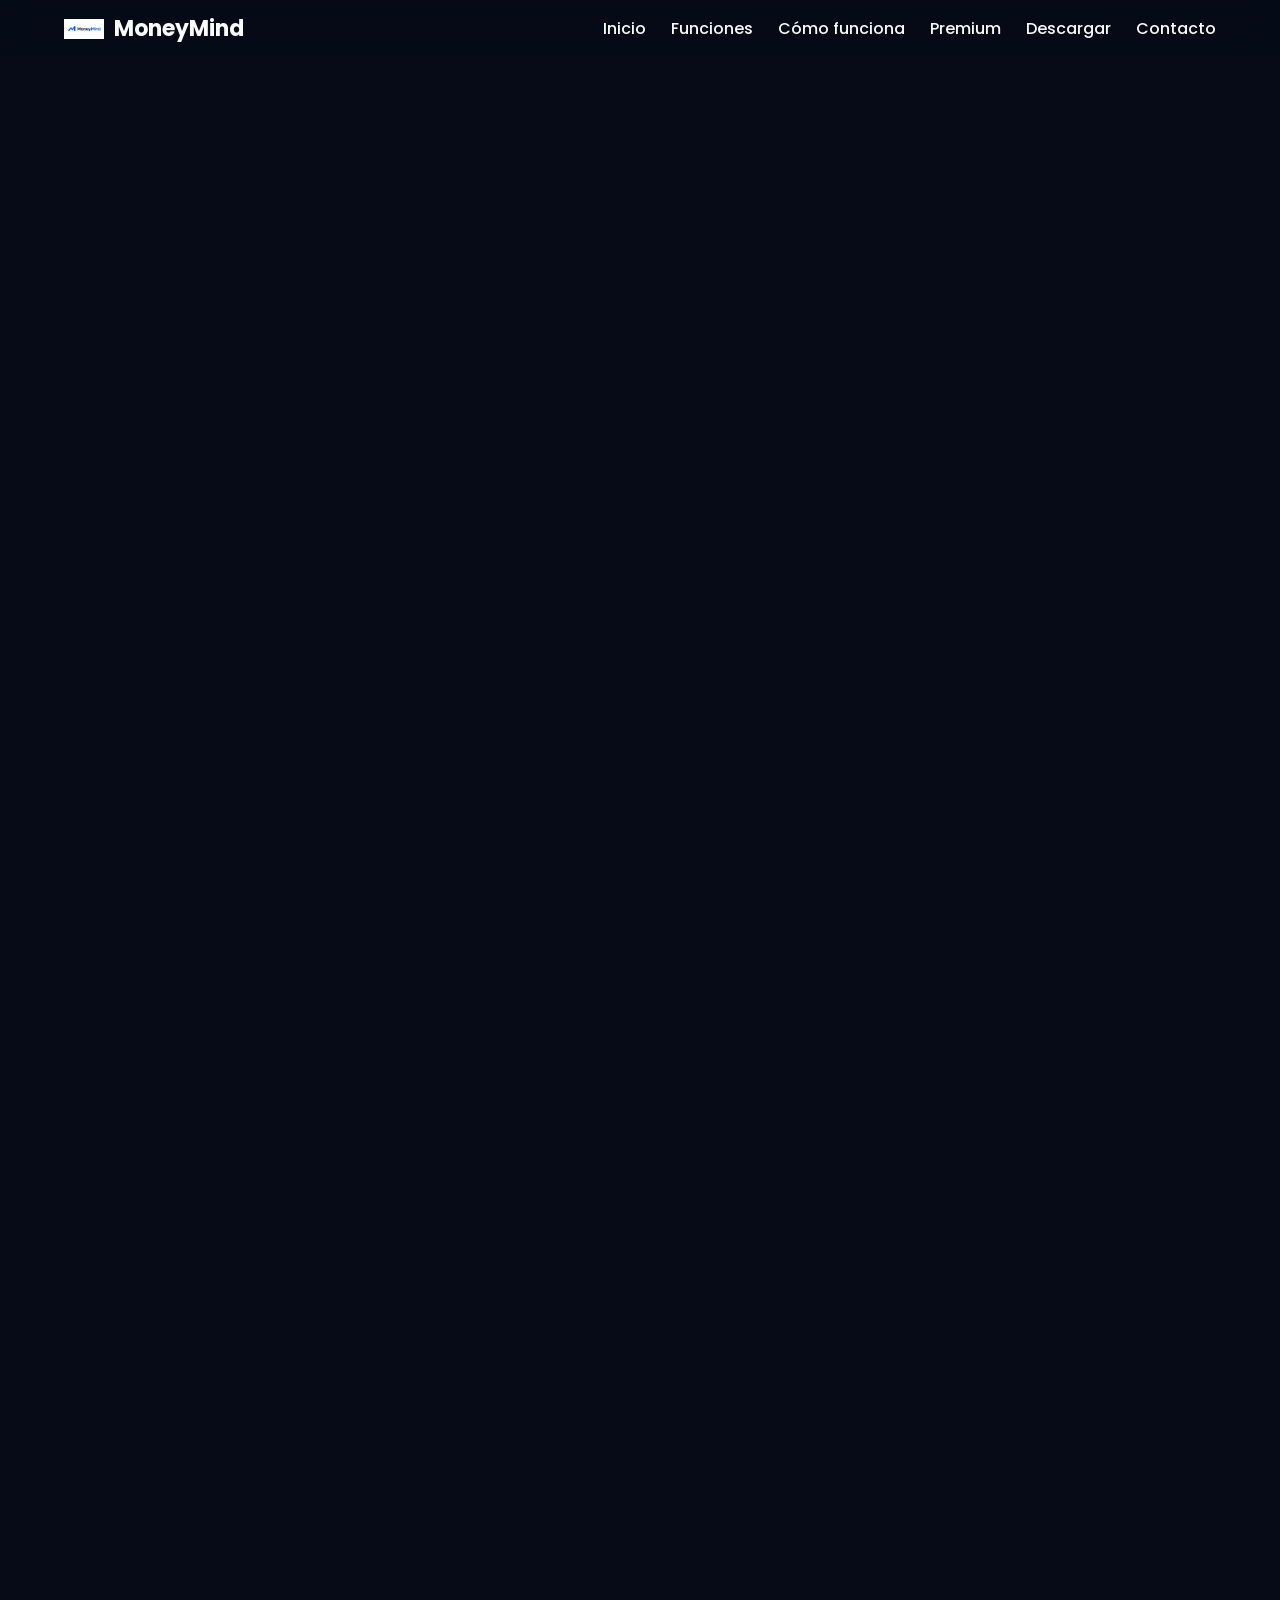
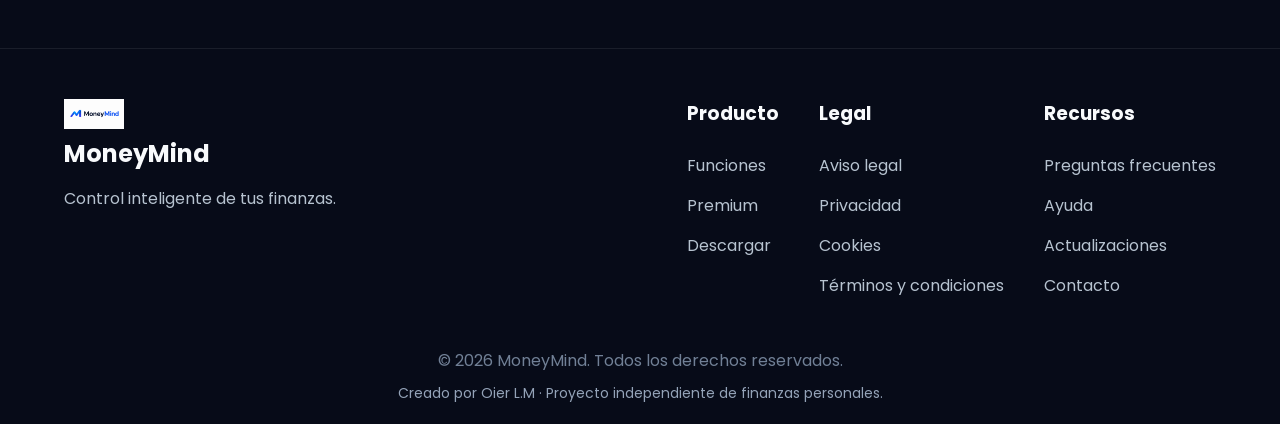
<file: index.html>
<!DOCTYPE html>
<html lang="es">

<head>

<meta charset="UTF-8">

<meta name="viewport" content="width=device-width, initial-scale=1.0">


<!-- Verificación Google MoneyMind -->
<meta name="google-site-verification" content="z1dCvcmq63Uy8JYHEoKgB-xX5mWndfbq8cwg8Mv4E4Q">

<!-- Verificación Google adicional -->
<meta name="google-site-verification" content="gkmWpcwgLTI_mkySpy_zrIrvxmoDH8iPLIlpj59FiLU">


<title>
MoneyMind | Aplicación de finanzas personales para controlar gastos
</title>


<meta
    name="description"
    content="MoneyMind es una aplicación de finanzas personales para Windows que ayuda a controlar gastos, ingresos, presupuestos, objetivos de ahorro y estadísticas financieras."
>


<meta
    name="keywords"
    content="finanzas personales, controlar gastos, aplicación de gastos, presupuesto personal, gestión financiera, app financiera Windows"
>


<meta name="author" content="MoneyMind">

<meta name="robots" content="index, follow">


<link
    rel="canonical"
    href="https://moneymind1789-collab.github.io/MoneyMind/"
>


<meta
    property="og:title"
    content="MoneyMind - Control inteligente de tus finanzas"
>


<meta
    property="og:description"
    content="Gestiona gastos, ingresos, presupuestos y objetivos desde una aplicación sencilla e inteligente."
>


<meta
    property="og:type"
    content="website"
>


<meta
    property="og:url"
    content="https://moneymind1789-collab.github.io/MoneyMind/"
>


<meta
    property="og:image"
    content="https://moneymind1789-collab.github.io/MoneyMind/assets/logo.png"
>


<script type="application/ld+json">
{
  "@context": "https://schema.org",
  "@type": "SoftwareApplication",
  "name": "MoneyMind",
  "operatingSystem": "Windows",
  "applicationCategory": "FinanceApplication",
  "description": "Aplicación de finanzas personales para controlar gastos, ingresos, presupuestos y objetivos de ahorro.",
  "url": "https://moneymind1789-collab.github.io/MoneyMind/",
  "downloadUrl": "https://github.com/moneymind1789-collab/MoneyMind/releases/download/v1.0/MoneyMind.exe"
}
</script>


<link rel="stylesheet" href="style.css">


<link
    rel="preconnect"
    href="https://fonts.googleapis.com"
>


<link
    rel="preconnect"
    href="https://fonts.gstatic.com"
    crossorigin
>


<link
    href="https://fonts.googleapis.com/css2?family=Poppins:wght@300;400;500;600;700;800&display=swap"
    rel="stylesheet"
>


</head>


<body>


<header>


<nav class="navbar">


<div class="logo">

<img
    src="assets/logo.png"
    alt="Logo MoneyMind"
>

<span>
MoneyMind
</span>

</div>


<div class="menu-icon">
☰
</div>


<ul>

<li>
<a href="#inicio">
Inicio
</a>
</li>

<li>
<a href="#funciones">
Funciones
</a>
</li>

<li>
<a href="#como-funciona">
Cómo funciona
</a>
</li>

<li>
<a href="#premium">
Premium
</a>
</li>

<li>
<a href="descargar.html">
Descargar
</a>
</li>

<li>
<a href="contacto.html">
Contacto
</a>
</li>

</ul>


</nav>

</header>


<main>


<section
    class="hero"
    id="inicio"
>


<div class="hero-texto reveal-left">


<span class="etiqueta">
🚀 NUEVO · MoneyMind 1.0
</span>


<h1>

Controla cada euro.
<br>

Construye mejores hábitos financieros.

</h1>


<p>

Gestiona tus gastos, ingresos, presupuestos,
objetivos y estadísticas desde una aplicación
creada para ayudarte a tomar mejores decisiones
con tu dinero.

</p>


<div class="botones">


<a
    href="https://github.com/moneymind1789-collab/MoneyMind/releases/download/v1.0/MoneyMind.exe"
    class="btn btn-azul"
>
    Descargar MoneyMind
</a>


<a
    href="#funciones"
    class="btn btn-blanco"
>
    Explorar funciones
</a>


</div>


<div class="confianza">

<div>
✓ Gratis para empezar
</div>

<div>
✓ Windows 10/11
</div>

<div>
✓ Control total de tus datos
</div>

</div>


</div>


<div class="hero-imagen reveal-right">

<img
    src="assets/logo.png"
    alt="Aplicación MoneyMind"
>

</div>


</section>


<!-- ESTADÍSTICAS -->


<section
    class="estadisticas reveal"
    id="estadisticas"
>


<div class="stats-box">


<div class="stat">


<h2>
✓
</h2>


<p>
Gastos organizados
</p>


</div>


<div class="stat">


<h2>
📊
</h2>


<p>
Estadísticas claras
</p>


</div>


<div class="stat">


<h2>
🎯
</h2>


<p>
Objetivos personalizados
</p>


</div>


<div class="stat">


<h2>
24/7
</h2>


<p>
Siempre disponible
</p>


</div>


</div>


</section>



<!-- FUNCIONES -->

<section class="funciones reveal" id="funciones">



<h2>

Todo lo que necesitas para controlar tu dinero

</h2>



<p class="subtitulo">

Una plataforma completa para gestionar tus finanzas de forma sencilla e inteligente.

</p>







<div class="grid">





<div class="card reveal">


<div class="icono">

💸

</div>


<h3>

Control de gastos

</h3>


<p>

Registra tus gastos, organiza categorías y descubre dónde utilizas tu dinero.

</p>


</div>







<div class="card reveal">


<div class="icono">

💰

</div>


<h3>

Gestión de ingresos

</h3>


<p>

Controla tus ingresos y conoce tu situación financiera actual.

</p>


</div>







<div class="card reveal">


<div class="icono">

📊

</div>


<h3>

Estadísticas avanzadas

</h3>


<p>

Analiza tus hábitos mediante gráficos y comparaciones mensuales.

</p>


</div>







<div class="card reveal">


<div class="icono">

🎯

</div>


<h3>

Objetivos financieros

</h3>


<p>

Crea metas de ahorro y controla tu progreso hasta conseguirlas.

</p>


</div>







<div class="card reveal">


<div class="icono">

📄

</div>


<h3>

Informes profesionales

</h3>


<p>

Genera informes PDF para conocer mejor tus finanzas.

</p>


</div>







<div class="card reveal">


<div class="icono">

🤖

</div>


<h3>

MoneyMind AI

</h3>


<p>

Recibe análisis y recomendaciones inteligentes sobre tus hábitos.

</p>


</div>





</div>



</section>


<!-- CAPTURAS -->

<section class="capturas reveal">

    <h2>Conoce MoneyMind por dentro</h2>

    <p class="subtitulo">
        Descubre cómo es la aplicación antes de descargarla.
    </p>

    <div class="capturas-grid">

        <div class="captura">
            <img src="assets/inicio.png" onclick="abrirImagen(this.src)">
            <h3>Inicio</h3>
        </div>

        <div class="captura">
            <img src="assets/gastos.png" onclick="abrirImagen(this.src)">
            <h3>Gastos</h3>
        </div>

        <div class="captura">
            <img src="assets/estadisticas.png" onclick="abrirImagen(this.src)">
            <h3>Estadísticas</h3>
        </div>

        <div class="captura">
            <img src="assets/programados.png" onclick="abrirImagen(this.src)">
            <h3>Programados</h3>
        </div>

        <div class="captura">
            <img src="assets/presupuesto.png" onclick="abrirImagen(this.src)">
            <h3>Presupuesto</h3>
        </div>

        <div class="captura premium-captura">
            <img src="assets/moneymind-ai.png" onclick="abrirImagen(this.src)">
            <h3>MoneyMind AI ⭐</h3>
        </div>

        <div class="captura premium-captura">
            <img src="assets/prediccion-financiera.png" onclick="abrirImagen(this.src)">
            <h3>Predicción financiera ⭐</h3>
        </div>

    </div>

</section>




<!-- MONEY MIND AI -->

<section class="ia reveal" id="ia">



<div class="ia-contenido">



<span class="etiqueta">

🤖 Inteligencia artificial

</span>




<h2>

Tu asistente financiero personal

</h2>




<p>

MoneyMind AI analiza tus movimientos,
detecta oportunidades de ahorro y te ayuda
a tomar mejores decisiones financieras.

</p>





<div class="ia-lista">


<div>

✓ Análisis automático de gastos

</div>


<div>

✓ Consejos personalizados

</div>


<div>

✓ Predicciones financieras

</div>


<div>

✓ Mejora de hábitos de ahorro

</div>



</div>




</div>







<div class="ia-card">



<div class="ai-circle">

🤖

</div>




<h3>

MoneyMind AI

</h3>




<p>

"Según tus gastos actuales puedes mejorar tu ahorro mensual optimizando algunas categorías."

</p>



</div>






</section>









<!-- COMO FUNCIONA -->

<section class="como-funciona reveal" id="como-funciona">



<h2>

¿Cómo funciona MoneyMind?

</h2>



<p class="subtitulo">

Tres pasos para empezar a controlar mejor tu dinero.

</p>





<div class="pasos">





<div class="paso">


<span>

1

</span>


<h3>

Añade tus movimientos

</h3>


<p>

Registra ingresos y gastos en pocos segundos.

</p>


</div>







<div class="paso">


<span>

2

</span>


<h3>

Analiza tus finanzas

</h3>


<p>

Consulta estadísticas, gráficos y evolución mensual.

</p>


</div>







<div class="paso">


<span>

3

</span>


<h3>

Mejora tus objetivos

</h3>


<p>

Ahorra de forma inteligente y consigue tus metas.

</p>


</div>





</div>




</section>









<!-- SEGURIDAD -->

<section class="seguridad reveal">



<div>


<h2>

🔒 Tus datos bajo control

</h2>



<p>

MoneyMind está diseñado para ayudarte a gestionar
tus finanzas manteniendo el control de tu información.

</p>



</div>





<div class="seguridad-box">


<div>

🔐 Datos protegidos

</div>


<div>

⚡ Aplicación rápida

</div>


<div>

📈 Información organizada

</div>


</div>





</section>



<!-- PREMIUM -->

<section class="premium reveal" id="premium">



<div class="premium-contenido">



<span class="etiqueta premium-tag">

⭐ PREMIUM

</span>




<h2>

Lleva tus finanzas al siguiente nivel

</h2>





<p>

Desbloquea herramientas avanzadas para tener
más información, más control y mejores decisiones
sobre tu dinero.

</p>






<div class="premium-funciones">





<div>

📈 Predicciones financieras avanzadas

</div>




<div>

🤖 MoneyMind AI inteligente

</div>




<div>

📊 Estadísticas Pro

</div>




<div>

🎯 Objetivos avanzados

</div>




<div>

📄 Informes ilimitados

</div>




<div>

🚀 Nuevas funciones exclusivas

</div>



</div>






<a href="#" class="btn btn-dorado">

Descubrir Premium

</a>





</div>





</section>









<!-- DESCARGA -->

<section class="descarga reveal" id="descargar">





<h2>

Empieza a controlar tu dinero hoy

</h2>





<p>

Descarga MoneyMind gratis para Windows.
<br>

Próximamente disponible en Android y Web.

</p>







<div class="descarga-info">



<div>

💻

<h3>

Windows

</h3>

<p>

Disponible actualmente

</p>

</div>





<div>

📱

<h3>

Android

</h3>

<p>

Próximamente

</p>

</div>





<div>

🌐

<h3>

Web

</h3>

<p>

En desarrollo

</p>

</div>




</div>







<div class="botones">



<a href="descargar.html" class="btn btn-azul">

Descargar aplicación

</a>





<a href="#" class="btn btn-blanco">

Crear cuenta

</a>



</div>





</section>









<!-- TESTIMONIOS -->

<section class="testimonios reveal">





<h2>

Lo que buscamos conseguir

</h2>





<div class="testimonios-grid">





<div class="testimonio">


<div>

⭐⭐⭐⭐⭐

</div>


<p>

"Una forma sencilla de entender mejor mis gastos y ahorrar más."

</p>


<h4>

Usuario MoneyMind

</h4>


</div>







<div class="testimonio">


<div>

⭐⭐⭐⭐⭐

</div>


<p>

"Una herramienta pensada para mejorar la organización financiera."

</p>


<h4>

Usuario MoneyMind

</h4>


</div>







<div class="testimonio">


<div>

⭐⭐⭐⭐⭐

</div>


<p>

"Todo lo necesario para tener una visión clara del dinero."

</p>


<h4>

Usuario MoneyMind

</h4>


</div>





</div>





</section>




</main>









<!-- PREGUNTAS FRECUENTES -->

<section class="faq reveal" id="faq">


<h2>

Preguntas frecuentes

</h2>


<p class="subtitulo">

Resuelve las dudas más comunes sobre MoneyMind.

</p>




<div class="faq-container">



<div class="faq-item">

<h3>

¿Qué es MoneyMind?

</h3>

<p>

MoneyMind es una aplicación de finanzas personales para Windows que permite controlar gastos, ingresos, presupuestos, objetivos de ahorro y estadísticas financieras.

</p>

</div>





<div class="faq-item">

<h3>

¿MoneyMind es gratis?

</h3>

<p>

Sí. MoneyMind cuenta con una versión gratuita para empezar a organizar tus finanzas y próximamente ofrecerá funciones Premium avanzadas.

</p>

</div>





<div class="faq-item">

<h3>

¿En qué sistemas funciona?

</h3>

<p>

Actualmente MoneyMind está disponible para Windows 10 y Windows 11.

</p>

</div>





<div class="faq-item">

<h3>

¿Mis datos están seguros?

</h3>

<p>

MoneyMind está diseñado para que tengas control sobre tu información financiera y tus datos permanezcan protegidos.

</p>

</div>





<div class="faq-item">

<h3>

¿Qué funciones incluye MoneyMind?

</h3>

<p>

Puedes gestionar gastos, ingresos, presupuestos, objetivos, estadísticas, informes y herramientas inteligentes como MoneyMind AI.

</p>

</div>




<div class="faq-item">

<h3>

¿Quién ha creado MoneyMind?

</h3>

<p>

MoneyMind es un proyecto independiente creado por Oier L.M, con el objetivo de unir tecnología y educación financiera.

</p>

</div>



</div>


</section>



<!-- FOOTER -->

<footer class="footer">


<div class="footer-contenido">


<div class="footer-logo">

<img
    src="assets/logo.png"
    alt="Logo MoneyMind"
>

<h2>
MoneyMind
</h2>

<p>
Control inteligente de tus finanzas.
</p>

</div>




<div class="footer-links">


<div>

<h3>
Producto
</h3>

<a href="#funciones">
Funciones
</a>

<a href="#premium">
Premium
</a>

<a href="#descargar">
Descargar
</a>

</div>




<div>

<h3>
Legal
</h3>

<a href="aviso-legal.html">
Aviso legal
</a>

<a href="privacidad.html">
Privacidad
</a>

<a href="cookies.html">
Cookies
</a>

<a href="terminos.html">
Términos y condiciones
</a>

</div>




<div>

<h3>
Recursos
</h3>

<a href="#faq">
Preguntas frecuentes
</a>

<a href="ayuda.html">
Ayuda
</a>

<a href="actualizaciones.html">
Actualizaciones
</a>

<a href="contacto.html">
Contacto
</a>

</div>


</div>

</div>




<div class="footer-final">

<p>
© 2026 MoneyMind.
Todos los derechos reservados.
</p>

<p class="creador">
Creado por Oier L.M · Proyecto independiente de finanzas personales.
</p>

</div>


</footer>
</file>
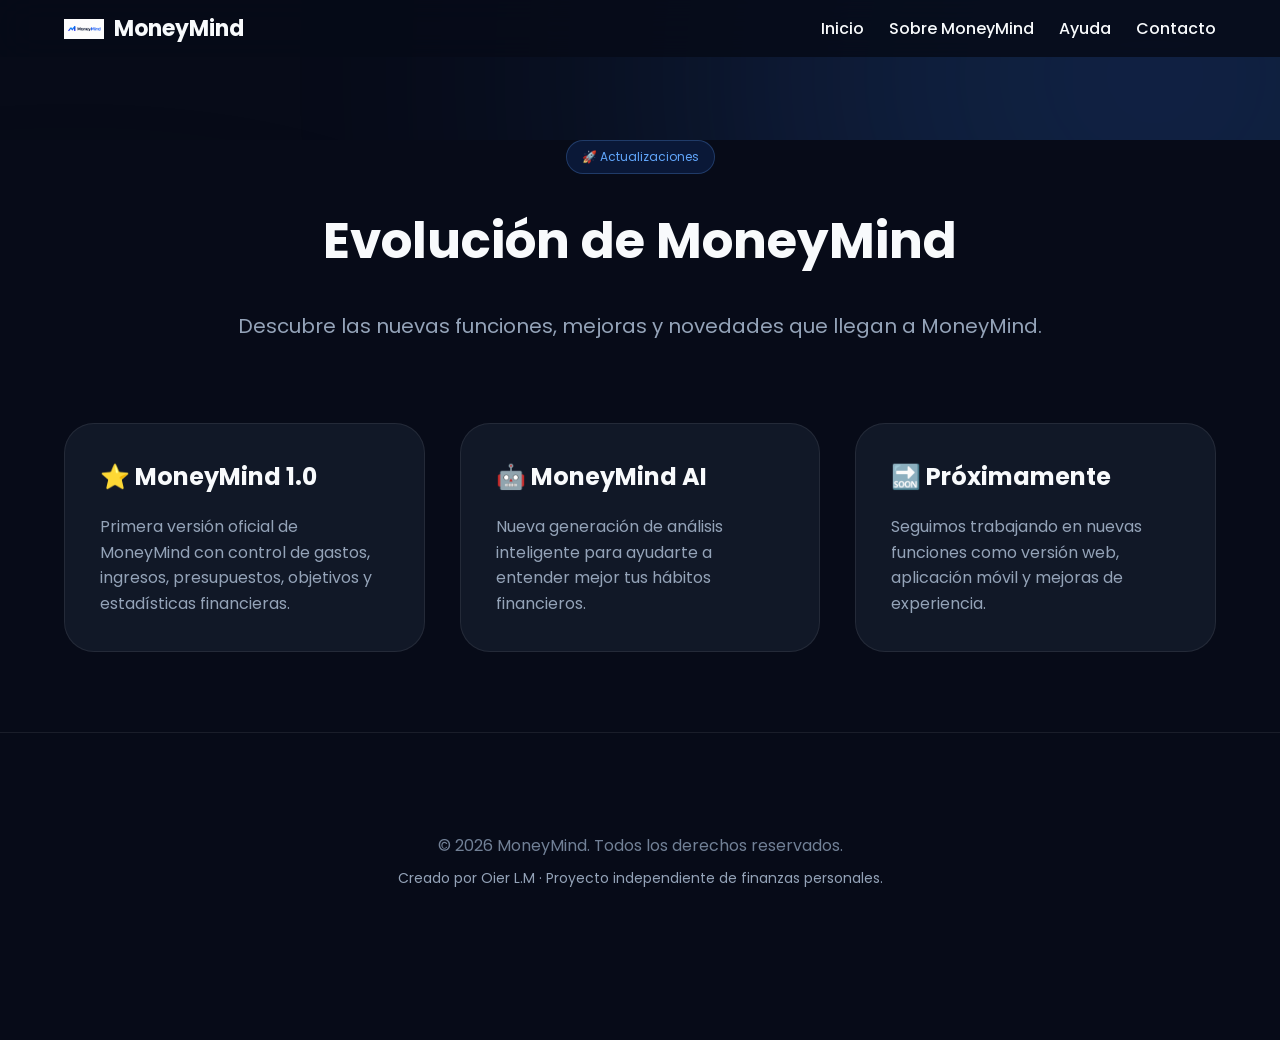
<file: actualizaciones.html>
<!DOCTYPE html>
<html lang="es">

<head>

<meta charset="UTF-8">

<meta name="viewport" content="width=device-width, initial-scale=1.0">


<title>
MoneyMind | Actualizaciones
</title>


<meta name="description" content="Consulta las últimas actualizaciones y mejoras de MoneyMind. Nuevas funciones, mejoras de rendimiento y novedades de la aplicación.">


<link rel="stylesheet" href="style.css">


<link href="https://fonts.googleapis.com/css2?family=Poppins:wght@300;400;500;600;700;800&display=swap" rel="stylesheet">


</head>


<body>


<header>

<nav class="navbar">


<div class="logo">

<img src="assets/logo.png" alt="MoneyMind">

<span>
MoneyMind
</span>

</div>


<ul>

<li>
<a href="index.html">Inicio</a>
</li>

<li>
<a href="sobre.html">Sobre MoneyMind</a>
</li>

<li>
<a href="ayuda.html">Ayuda</a>
</li>

<li>
<a href="contacto.html">Contacto</a>
</li>

</ul>


</nav>

</header>




<main>


<section class="sobre reveal">


<span class="etiqueta">

🚀 Actualizaciones

</span>


<h1>

Evolución de MoneyMind

</h1>


<p>

Descubre las nuevas funciones, mejoras y novedades
que llegan a MoneyMind.

</p>


</section>





<section class="sobre-bloques reveal">



<div class="sobre-card">

<h2>
⭐ MoneyMind 1.0
</h2>

<p>

Primera versión oficial de MoneyMind con control de gastos,
ingresos, presupuestos, objetivos y estadísticas financieras.

</p>

</div>



<div class="sobre-card">

<h2>
🤖 MoneyMind AI
</h2>

<p>

Nueva generación de análisis inteligente para ayudarte
a entender mejor tus hábitos financieros.

</p>

</div>



<div class="sobre-card">

<h2>
🔜 Próximamente
</h2>

<p>

Seguimos trabajando en nuevas funciones como versión web,
aplicación móvil y mejoras de experiencia.

</p>

</div>



</section>



</main>





<footer class="footer">


<div class="footer-final">


<p>

© 2026 MoneyMind. Todos los derechos reservados.

</p>


<p class="creador">

Creado por Oier L.M · Proyecto independiente de finanzas personales.

</p>


</div>


</footer>




<script src="script.js"></script>


</body>

</html>
</file>
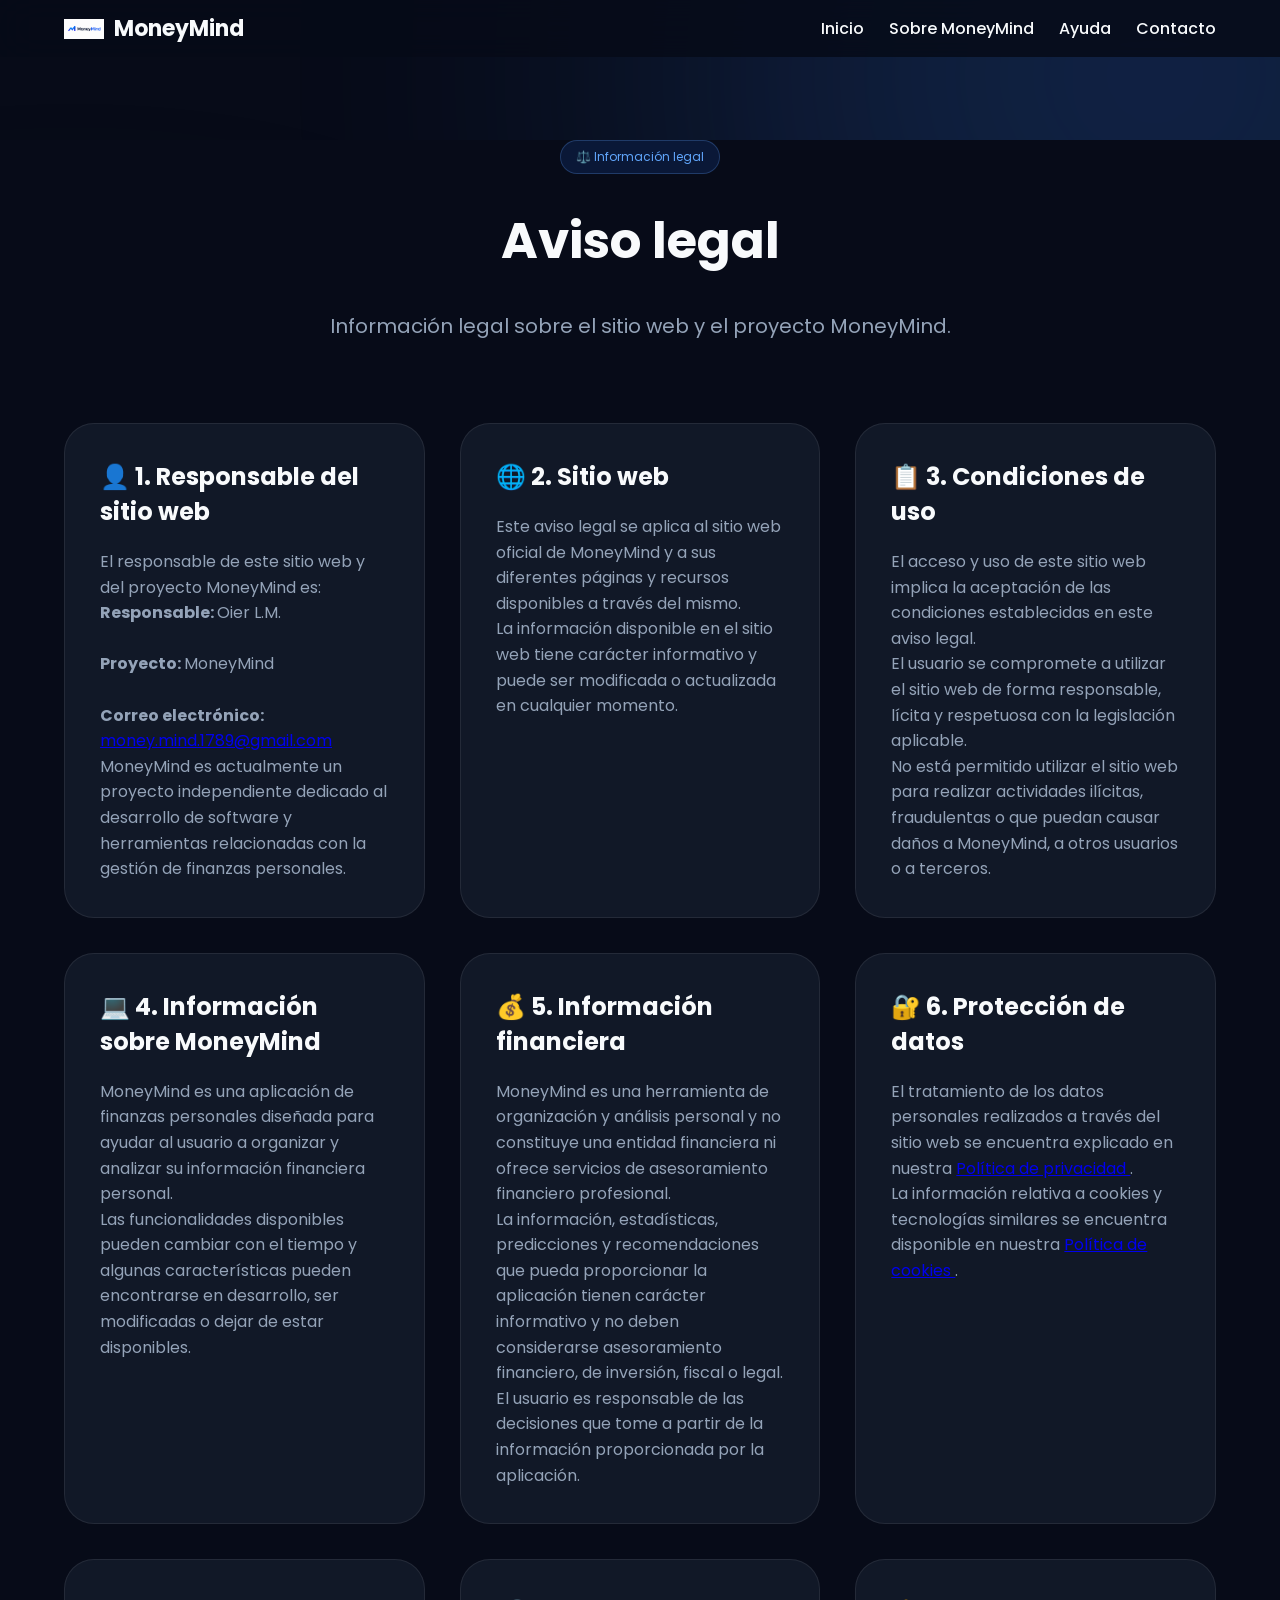
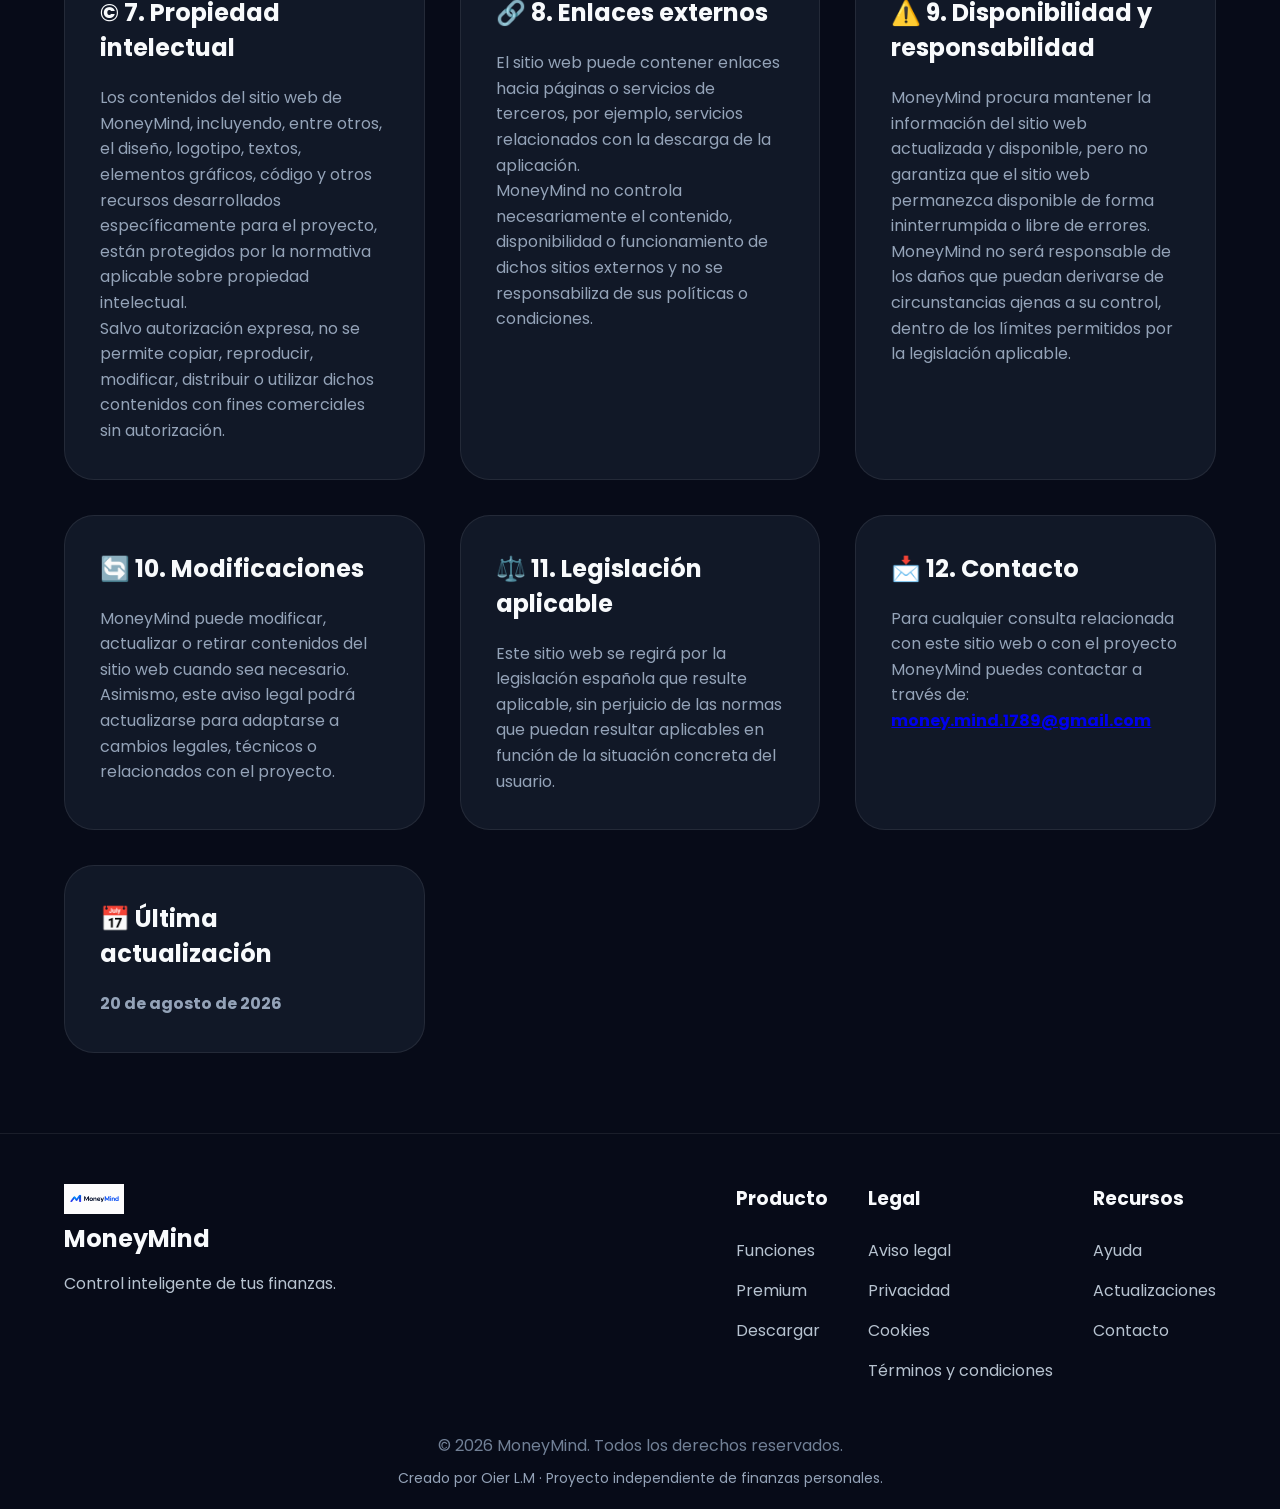
<file: aviso-legal.html>
<!DOCTYPE html>
<html lang="es">

<head>

<meta charset="UTF-8">

<meta name="viewport" content="width=device-width, initial-scale=1.0">

<title>
MoneyMind | Aviso legal
</title>

<meta
    name="description"
    content="Aviso legal de MoneyMind. Información sobre el responsable y las condiciones de uso de la página web."
>

<link rel="stylesheet" href="style.css">

<link rel="preconnect" href="https://fonts.googleapis.com">
<link rel="preconnect" href="https://fonts.gstatic.com" crossorigin>

<link
    href="https://fonts.googleapis.com/css2?family=Poppins:wght@300;400;500;600;700;800&display=swap"
    rel="stylesheet"
>

</head>


<body>


<header>

<nav class="navbar">


<div class="logo">

<img
    src="assets/logo.png"
    alt="Logo MoneyMind"
>

<span>
MoneyMind
</span>

</div>



<ul>

<li>
<a href="index.html">
Inicio
</a>
</li>

<li>
<a href="sobre.html">
Sobre MoneyMind
</a>
</li>

<li>
<a href="ayuda.html">
Ayuda
</a>
</li>

<li>
<a href="contacto.html">
Contacto
</a>
</li>

</ul>

</nav>

</header>




<main>


<section class="sobre reveal">


<span class="etiqueta">

⚖️ Información legal

</span>


<h1>

Aviso legal

</h1>


<p>

Información legal sobre el sitio web y el proyecto MoneyMind.

</p>

</section>




<section class="sobre-bloques reveal">



<div class="sobre-card">

<h2>
👤 1. Responsable del sitio web
</h2>

<p>

El responsable de este sitio web y del proyecto MoneyMind es:

</p>

<p>

<strong>
Responsable:
</strong>
Oier L.M.

<br><br>

<strong>
Proyecto:
</strong>
MoneyMind

<br><br>

<strong>
Correo electrónico:
</strong>

<a href="mailto:money.mind.1789@gmail.com">
money.mind.1789@gmail.com
</a>

</p>

<p>

MoneyMind es actualmente un proyecto independiente
dedicado al desarrollo de software y herramientas
relacionadas con la gestión de finanzas personales.

</p>

</div>




<div class="sobre-card">

<h2>
🌐 2. Sitio web
</h2>

<p>

Este aviso legal se aplica al sitio web oficial de MoneyMind
y a sus diferentes páginas y recursos disponibles a través
del mismo.

</p>

<p>

La información disponible en el sitio web tiene carácter
informativo y puede ser modificada o actualizada en cualquier
momento.

</p>

</div>




<div class="sobre-card">

<h2>
📋 3. Condiciones de uso
</h2>

<p>

El acceso y uso de este sitio web implica la aceptación
de las condiciones establecidas en este aviso legal.

</p>

<p>

El usuario se compromete a utilizar el sitio web de forma
responsable, lícita y respetuosa con la legislación aplicable.

</p>

<p>

No está permitido utilizar el sitio web para realizar
actividades ilícitas, fraudulentas o que puedan causar daños
a MoneyMind, a otros usuarios o a terceros.

</p>

</div>




<div class="sobre-card">

<h2>
💻 4. Información sobre MoneyMind
</h2>

<p>

MoneyMind es una aplicación de finanzas personales diseñada
para ayudar al usuario a organizar y analizar su información
financiera personal.

</p>

<p>

Las funcionalidades disponibles pueden cambiar con el tiempo
y algunas características pueden encontrarse en desarrollo,
ser modificadas o dejar de estar disponibles.

</p>

</div>




<div class="sobre-card">

<h2>
💰 5. Información financiera
</h2>

<p>

MoneyMind es una herramienta de organización y análisis
personal y no constituye una entidad financiera ni ofrece
servicios de asesoramiento financiero profesional.

</p>

<p>

La información, estadísticas, predicciones y recomendaciones
que pueda proporcionar la aplicación tienen carácter
informativo y no deben considerarse asesoramiento financiero,
de inversión, fiscal o legal.

</p>

<p>

El usuario es responsable de las decisiones que tome a partir
de la información proporcionada por la aplicación.

</p>

</div>




<div class="sobre-card">

<h2>
🔐 6. Protección de datos
</h2>

<p>

El tratamiento de los datos personales realizados a través
del sitio web se encuentra explicado en nuestra
<a href="privacidad.html">
Política de privacidad
</a>.

</p>

<p>

La información relativa a cookies y tecnologías similares
se encuentra disponible en nuestra
<a href="cookies.html">
Política de cookies
</a>.

</p>

</div>




<div class="sobre-card">

<h2>
©️ 7. Propiedad intelectual
</h2>

<p>

Los contenidos del sitio web de MoneyMind, incluyendo,
entre otros, el diseño, logotipo, textos, elementos gráficos,
código y otros recursos desarrollados específicamente para
el proyecto, están protegidos por la normativa aplicable
sobre propiedad intelectual.

</p>

<p>

Salvo autorización expresa, no se permite copiar, reproducir,
modificar, distribuir o utilizar dichos contenidos con fines
comerciales sin autorización.

</p>

</div>




<div class="sobre-card">

<h2>
🔗 8. Enlaces externos
</h2>

<p>

El sitio web puede contener enlaces hacia páginas o servicios
de terceros, por ejemplo, servicios relacionados con la
descarga de la aplicación.

</p>

<p>

MoneyMind no controla necesariamente el contenido,
disponibilidad o funcionamiento de dichos sitios externos
y no se responsabiliza de sus políticas o condiciones.

</p>

</div>




<div class="sobre-card">

<h2>
⚠️ 9. Disponibilidad y responsabilidad
</h2>

<p>

MoneyMind procura mantener la información del sitio web
actualizada y disponible, pero no garantiza que el sitio
web permanezca disponible de forma ininterrumpida o libre
de errores.

</p>

<p>

MoneyMind no será responsable de los daños que puedan
derivarse de circunstancias ajenas a su control, dentro
de los límites permitidos por la legislación aplicable.

</p>

</div>




<div class="sobre-card">

<h2>
🔄 10. Modificaciones
</h2>

<p>

MoneyMind puede modificar, actualizar o retirar contenidos
del sitio web cuando sea necesario.

</p>

<p>

Asimismo, este aviso legal podrá actualizarse para adaptarse
a cambios legales, técnicos o relacionados con el proyecto.

</p>

</div>




<div class="sobre-card">

<h2>
⚖️ 11. Legislación aplicable
</h2>

<p>

Este sitio web se regirá por la legislación española
que resulte aplicable, sin perjuicio de las normas que
puedan resultar aplicables en función de la situación
concreta del usuario.

</p>

</div>




<div class="sobre-card">

<h2>
📩 12. Contacto
</h2>

<p>

Para cualquier consulta relacionada con este sitio web
o con el proyecto MoneyMind puedes contactar a través de:

</p>

<p>

<a href="mailto:money.mind.1789@gmail.com">

<strong>
money.mind.1789@gmail.com
</strong>

</a>

</p>

</div>




<div class="sobre-card">

<h2>
📅 Última actualización
</h2>

<p>

<strong>
20 de agosto de 2026
</strong>

</p>

</div>



</section>


</main>




<footer class="footer">


<div class="footer-contenido">


<div class="footer-logo">

<img
    src="assets/logo.png"
    alt="Logo MoneyMind"
>

<h2>
MoneyMind
</h2>

<p>
Control inteligente de tus finanzas.
</p>

</div>




<div class="footer-links">


<div>

<h3>
Producto
</h3>

<a href="index.html#funciones">
Funciones
</a>

<a href="index.html#premium">
Premium
</a>

<a href="descargar.html">
Descargar
</a>

</div>




<div>

<h3>
Legal
</h3>

<a href="aviso-legal.html">
Aviso legal
</a>

<a href="privacidad.html">
Privacidad
</a>

<a href="cookies.html">
Cookies
</a>

<a href="terminos.html">
Términos y condiciones
</a>

</div>




<div>

<h3>
Recursos
</h3>

<a href="ayuda.html">
Ayuda
</a>

<a href="actualizaciones.html">
Actualizaciones
</a>

<a href="contacto.html">
Contacto
</a>

</div>


</div>

</div>




<div class="footer-final">

<p>

© 2026 MoneyMind.
Todos los derechos reservados.

</p>


<p class="creador">

Creado por Oier L.M · Proyecto independiente de finanzas personales.

</p>

</div>


</footer>




<script src="script.js"></script>


</body>

</html>
</file>
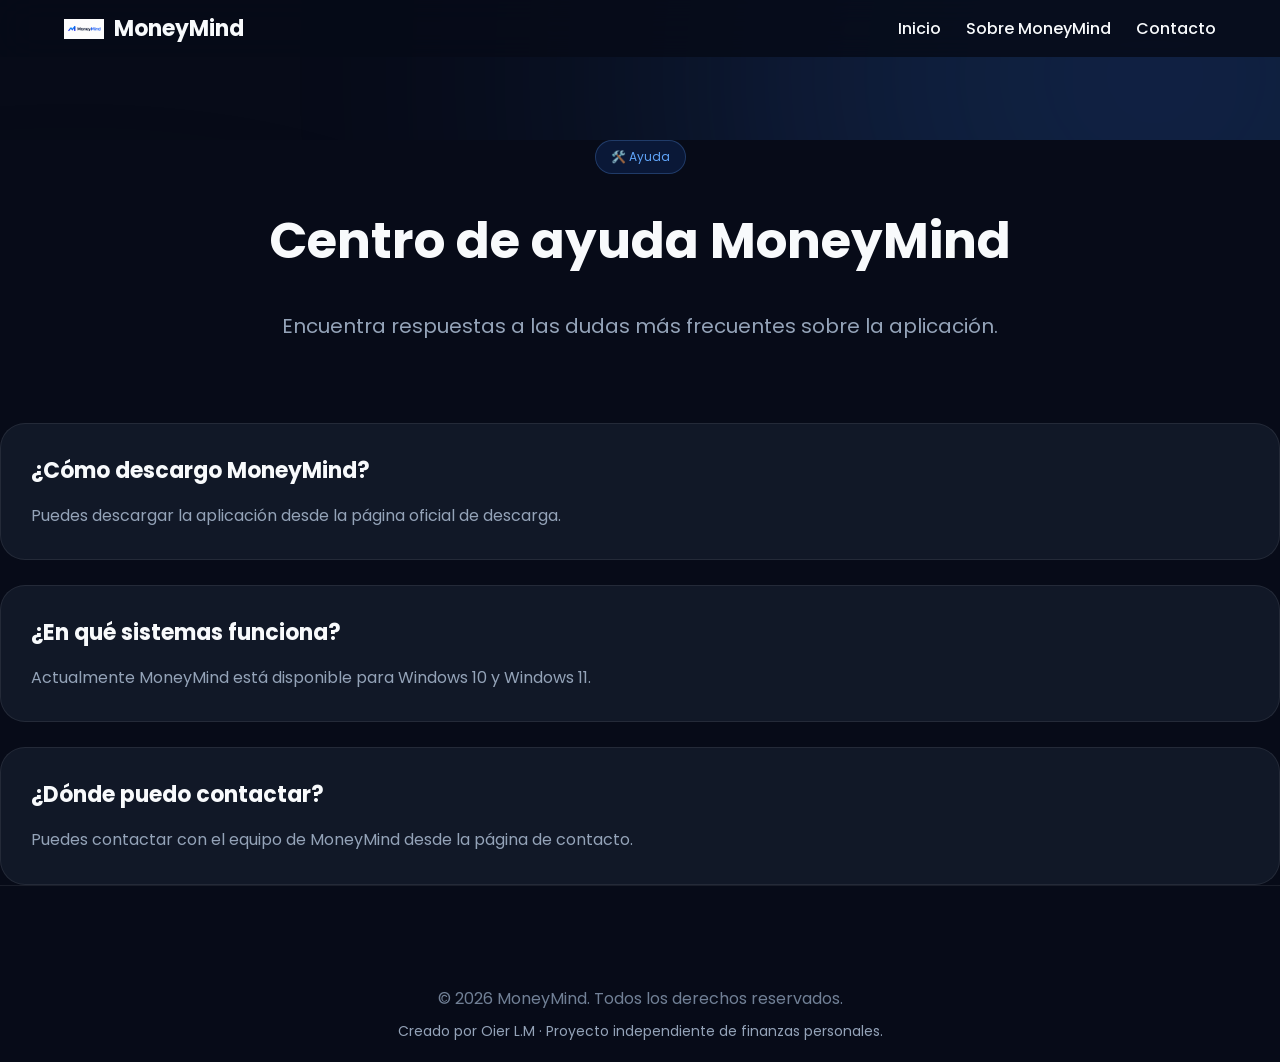
<file: ayuda.html>
<!DOCTYPE html>
<html lang="es">

<head>

<meta charset="UTF-8">

<meta name="viewport" content="width=device-width, initial-scale=1.0">


<title>
MoneyMind | Centro de ayuda
</title>


<meta name="description" content="Centro de ayuda de MoneyMind. Resuelve dudas sobre la aplicación y sus funciones.">


<link rel="stylesheet" href="style.css">


<link href="https://fonts.googleapis.com/css2?family=Poppins:wght@300;400;500;600;700;800&display=swap" rel="stylesheet">


</head>


<body>


<header>

<nav class="navbar">


<div class="logo">

<img src="assets/logo.png" alt="MoneyMind">

<span>
MoneyMind
</span>

</div>


<ul>

<li>
<a href="index.html">Inicio</a>
</li>

<li>
<a href="sobre.html">Sobre MoneyMind</a>
</li>

<li>
<a href="contacto.html">Contacto</a>
</li>

</ul>


</nav>

</header>



<main>


<section class="sobre reveal">


<span class="etiqueta">

🛠️ Ayuda

</span>


<h1>

Centro de ayuda MoneyMind

</h1>


<p>

Encuentra respuestas a las dudas más frecuentes
sobre la aplicación.

</p>


</section>



<section class="faq-container reveal">


<div class="faq-item">

<h3>
¿Cómo descargo MoneyMind?
</h3>

<p>
Puedes descargar la aplicación desde la página oficial de descarga.
</p>

</div>



<div class="faq-item">

<h3>
¿En qué sistemas funciona?
</h3>

<p>
Actualmente MoneyMind está disponible para Windows 10 y Windows 11.
</p>

</div>



<div class="faq-item">

<h3>
¿Dónde puedo contactar?
</h3>

<p>
Puedes contactar con el equipo de MoneyMind desde la página de contacto.
</p>

</div>


</section>


</main>



<footer class="footer">

<div class="footer-final">

<p>
© 2026 MoneyMind. Todos los derechos reservados.
</p>


<p class="creador">
Creado por Oier L.M · Proyecto independiente de finanzas personales.
</p>

</div>

</footer>



<script src="script.js"></script>


</body>

</html>
</file>
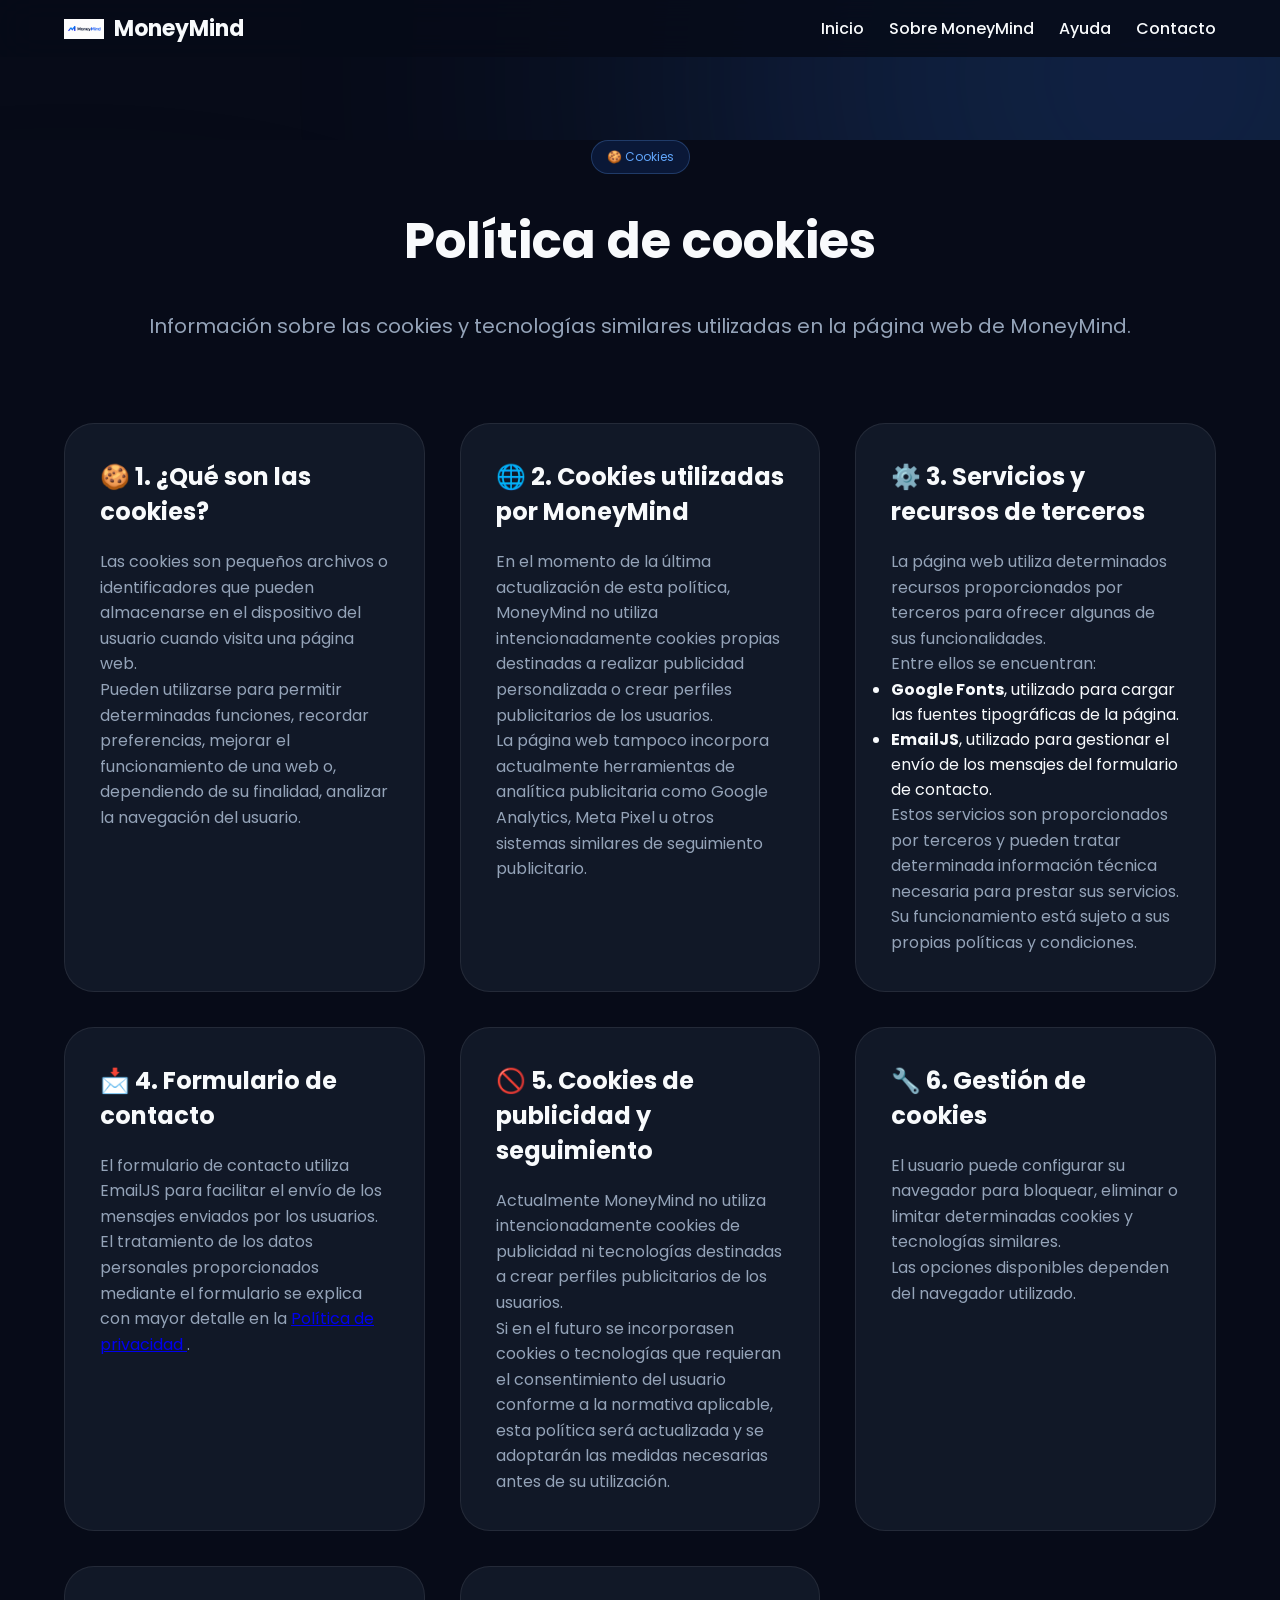
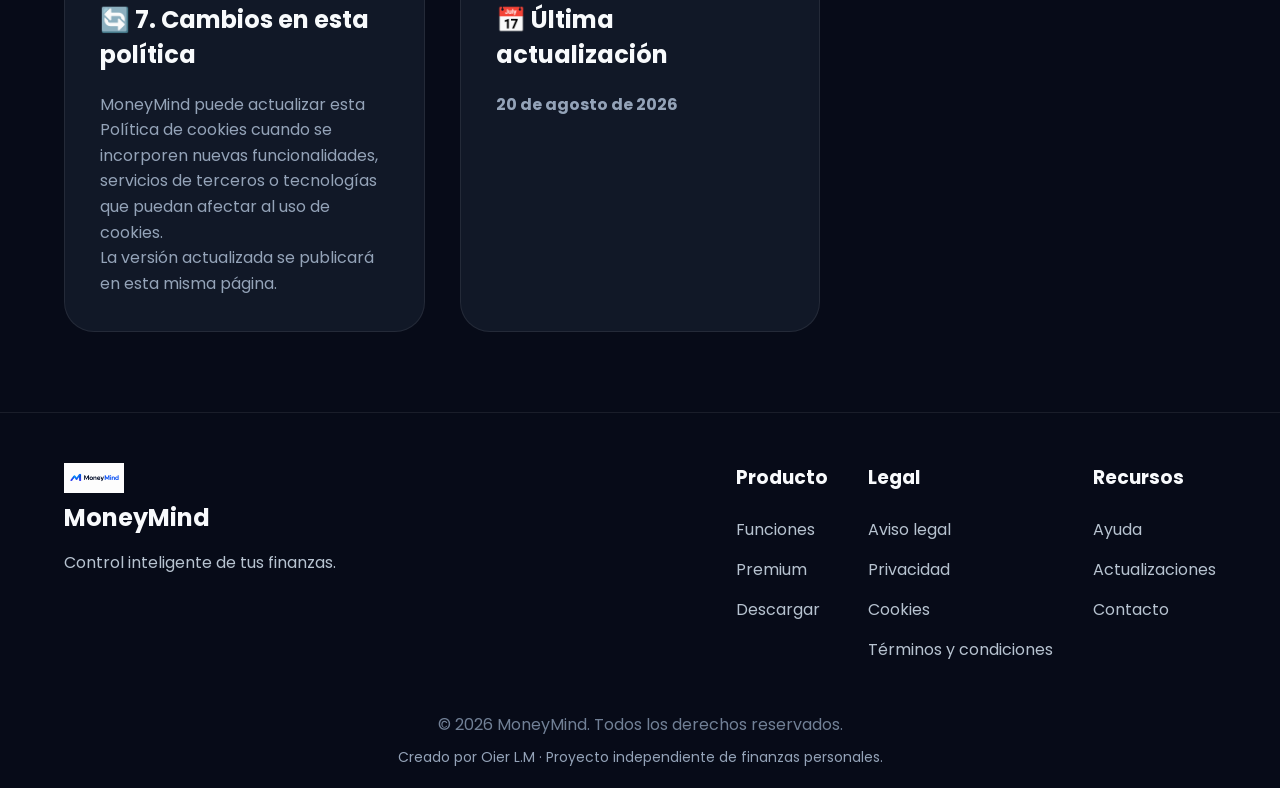
<file: cookies.html>
<!DOCTYPE html>
<html lang="es">

<head>

<meta charset="UTF-8">

<meta name="viewport" content="width=device-width, initial-scale=1.0">

<title>
MoneyMind | Política de cookies
</title>

<meta
    name="description"
    content="Política de cookies de MoneyMind. Información sobre las cookies y tecnologías similares utilizadas en la página web."
>

<link rel="stylesheet" href="style.css">

<link rel="preconnect" href="https://fonts.googleapis.com">
<link rel="preconnect" href="https://fonts.gstatic.com" crossorigin>

<link
    href="https://fonts.googleapis.com/css2?family=Poppins:wght@300;400;500;600;700;800&display=swap"
    rel="stylesheet"
>

</head>


<body>


<header>

<nav class="navbar">

<div class="logo">

<img
    src="assets/logo.png"
    alt="Logo MoneyMind"
>

<span>
MoneyMind
</span>

</div>


<ul>

<li>
<a href="index.html">
Inicio
</a>
</li>

<li>
<a href="sobre.html">
Sobre MoneyMind
</a>
</li>

<li>
<a href="ayuda.html">
Ayuda
</a>
</li>

<li>
<a href="contacto.html">
Contacto
</a>
</li>

</ul>

</nav>

</header>



<main>


<section class="sobre reveal">


<span class="etiqueta">
🍪 Cookies
</span>


<h1>
Política de cookies
</h1>


<p>
Información sobre las cookies y tecnologías similares
utilizadas en la página web de MoneyMind.
</p>

</section>




<section class="sobre-bloques reveal">



<div class="sobre-card">

<h2>
🍪 1. ¿Qué son las cookies?
</h2>

<p>

Las cookies son pequeños archivos o identificadores que
pueden almacenarse en el dispositivo del usuario cuando
visita una página web.

</p>

<p>

Pueden utilizarse para permitir determinadas funciones,
recordar preferencias, mejorar el funcionamiento de una
web o, dependiendo de su finalidad, analizar la navegación
del usuario.

</p>

</div>




<div class="sobre-card">

<h2>
🌐 2. Cookies utilizadas por MoneyMind
</h2>

<p>

En el momento de la última actualización de esta política,
MoneyMind no utiliza intencionadamente cookies propias
destinadas a realizar publicidad personalizada o crear
perfiles publicitarios de los usuarios.

</p>

<p>

La página web tampoco incorpora actualmente herramientas
de analítica publicitaria como Google Analytics, Meta Pixel
u otros sistemas similares de seguimiento publicitario.

</p>

</div>




<div class="sobre-card">

<h2>
⚙️ 3. Servicios y recursos de terceros
</h2>

<p>

La página web utiliza determinados recursos proporcionados
por terceros para ofrecer algunas de sus funcionalidades.

</p>

<p>

Entre ellos se encuentran:

</p>

<ul>

<li>
<strong>Google Fonts</strong>, utilizado para cargar las
fuentes tipográficas de la página.
</li>

<li>
<strong>EmailJS</strong>, utilizado para gestionar el envío
de los mensajes del formulario de contacto.
</li>

</ul>

<p>

Estos servicios son proporcionados por terceros y pueden
tratar determinada información técnica necesaria para
prestar sus servicios. Su funcionamiento está sujeto a
sus propias políticas y condiciones.

</p>

</div>




<div class="sobre-card">

<h2>
📩 4. Formulario de contacto
</h2>

<p>

El formulario de contacto utiliza EmailJS para facilitar
el envío de los mensajes enviados por los usuarios.

</p>

<p>

El tratamiento de los datos personales proporcionados
mediante el formulario se explica con mayor detalle en la
<a href="privacidad.html">
Política de privacidad
</a>.
</p>

</div>




<div class="sobre-card">

<h2>
🚫 5. Cookies de publicidad y seguimiento
</h2>

<p>

Actualmente MoneyMind no utiliza intencionadamente cookies
de publicidad ni tecnologías destinadas a crear perfiles
publicitarios de los usuarios.

</p>

<p>

Si en el futuro se incorporasen cookies o tecnologías que
requieran el consentimiento del usuario conforme a la
normativa aplicable, esta política será actualizada y se
adoptarán las medidas necesarias antes de su utilización.

</p>

</div>




<div class="sobre-card">

<h2>
🔧 6. Gestión de cookies
</h2>

<p>

El usuario puede configurar su navegador para bloquear,
eliminar o limitar determinadas cookies y tecnologías
similares.

</p>

<p>

Las opciones disponibles dependen del navegador utilizado.

</p>

</div>




<div class="sobre-card">

<h2>
🔄 7. Cambios en esta política
</h2>

<p>

MoneyMind puede actualizar esta Política de cookies cuando
se incorporen nuevas funcionalidades, servicios de terceros
o tecnologías que puedan afectar al uso de cookies.

</p>

<p>

La versión actualizada se publicará en esta misma página.

</p>

</div>




<div class="sobre-card">

<h2>
📅 Última actualización
</h2>

<p>

<strong>
20 de agosto de 2026
</strong>

</p>

</div>



</section>


</main>




<footer class="footer">


<div class="footer-contenido">


<div class="footer-logo">

<img
    src="assets/logo.png"
    alt="Logo MoneyMind"
>

<h2>
MoneyMind
</h2>

<p>
Control inteligente de tus finanzas.
</p>

</div>




<div class="footer-links">


<div>

<h3>
Producto
</h3>

<a href="index.html#funciones">
Funciones
</a>

<a href="index.html#premium">
Premium
</a>

<a href="descargar.html">
Descargar
</a>

</div>




<div>

<h3>
Legal
</h3>

<a href="aviso-legal.html">
Aviso legal
</a>

<a href="privacidad.html">
Privacidad
</a>

<a href="cookies.html">
Cookies
</a>

<a href="terminos.html">
Términos y condiciones
</a>

</div>




<div>

<h3>
Recursos
</h3>

<a href="ayuda.html">
Ayuda
</a>

<a href="actualizaciones.html">
Actualizaciones
</a>

<a href="contacto.html">
Contacto
</a>

</div>


</div>

</div>




<div class="footer-final">

<p>
© 2026 MoneyMind.
Todos los derechos reservados.
</p>

<p class="creador">
Creado por Oier L.M · Proyecto independiente de finanzas personales.
</p>

</div>


</footer>




<script src="script.js"></script>


</body>

</html>
</file>
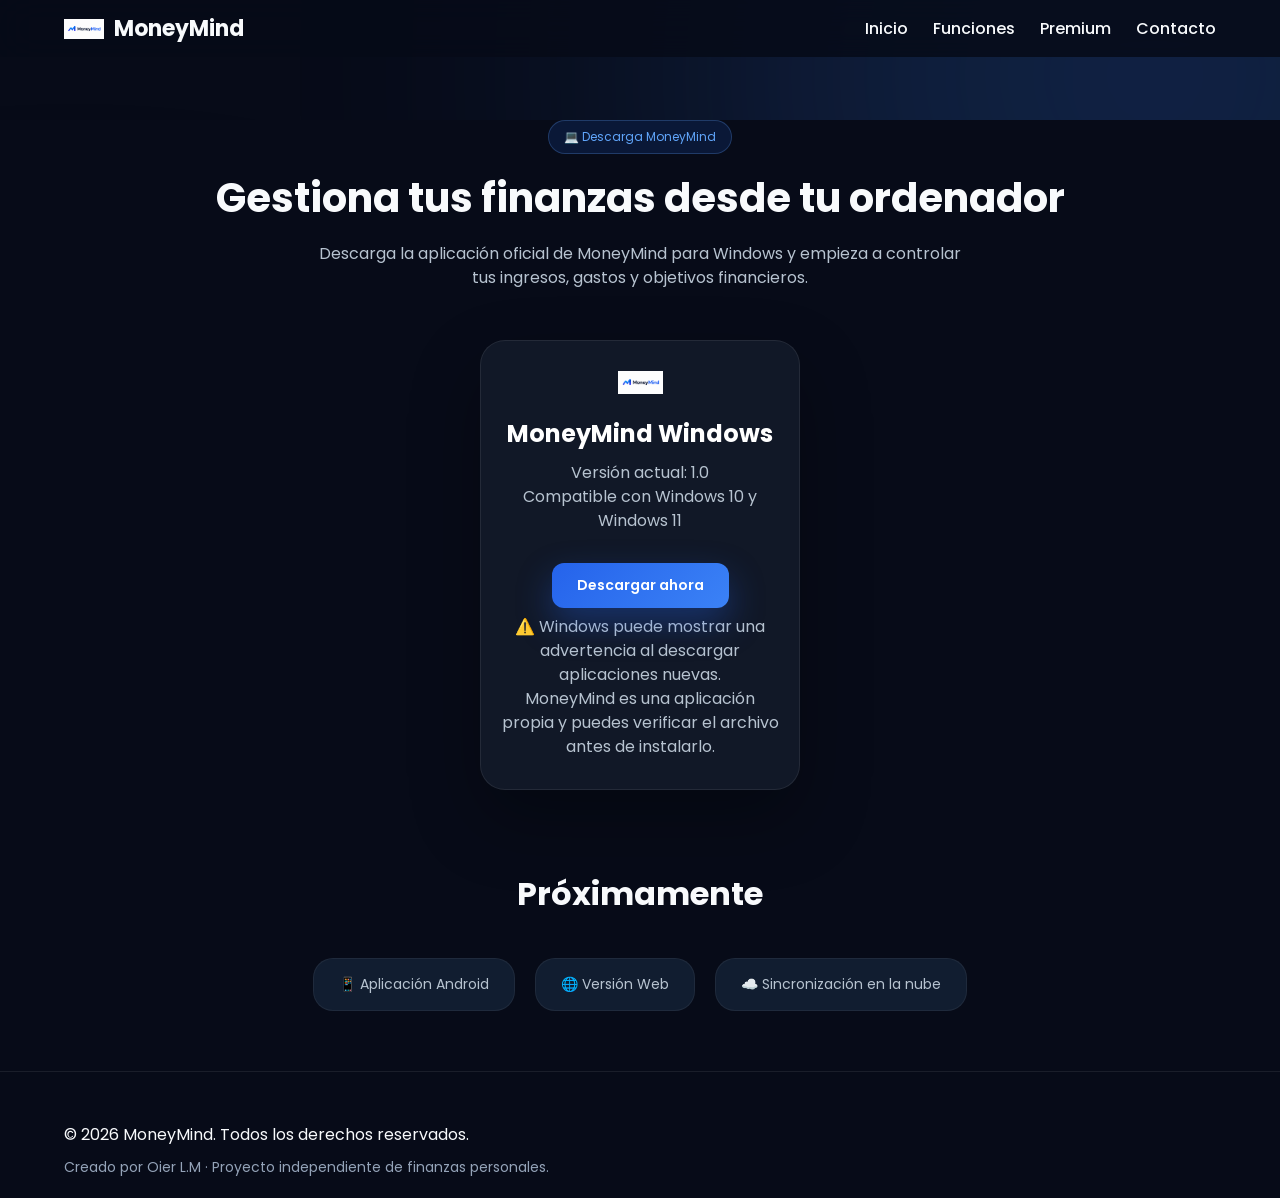
<file: descargar.html>
<!DOCTYPE html>
<html lang="es">

<head>

<meta charset="UTF-8">

<meta name="viewport" content="width=device-width, initial-scale=1.0">


<title>
MoneyMind | Descargar
</title>


<link rel="stylesheet" href="style.css">


<link rel="preconnect" href="https://fonts.googleapis.com">

<link rel="preconnect" href="https://fonts.gstatic.com" crossorigin>


<link href="https://fonts.googleapis.com/css2?family=Poppins:wght@300;400;500;600;700;800&display=swap" rel="stylesheet">


</head>


<body>



<header>


<nav class="navbar">


<div class="logo">


<img src="assets/logo.png" alt="MoneyMind">


<span>
MoneyMind
</span>


</div>



<ul>


<li>
<a href="index.html">
Inicio
</a>
</li>


<li>
<a href="index.html#funciones">
Funciones
</a>
</li>


<li>
<a href="index.html#premium">
Premium
</a>
</li>


<li>
<a href="contacto.html">
Contacto
</a>
</li>


</ul>


</nav>


</header>





<section class="descarga-pagina reveal">



<span class="etiqueta">

💻 Descarga MoneyMind

</span>




<h1>

Gestiona tus finanzas desde tu ordenador

</h1>




<p>

Descarga la aplicación oficial de MoneyMind
para Windows y empieza a controlar tus ingresos,
gastos y objetivos financieros.

</p>





<div class="descarga-card">



<img src="assets/logo.png" alt="MoneyMind">



<h2>

MoneyMind Windows

</h2>




<p>

Versión actual: 1.0

</p>



<p>

Compatible con Windows 10 y Windows 11

</p>




<a
    href="https://github.com/moneymind1789-collab/MoneyMind/releases/download/v1.0/MoneyMind.exe"
    class="btn btn-azul"
>
    Descargar ahora
</a>


<p class="aviso-descarga">

⚠️ Windows puede mostrar una advertencia al descargar aplicaciones nuevas.
<br>
MoneyMind es una aplicación propia y puedes verificar el archivo antes de instalarlo.

</p>




</div>






<div class="proximamente">


<h2>

Próximamente

</h2>


<div>

📱 Aplicación Android

</div>


<div>

🌐 Versión Web

</div>


<div>

☁️ Sincronización en la nube

</div>



</div>




</section>







<footer class="footer">


<p>

© 2026 MoneyMind. Todos los derechos reservados.

</p>


<p class="creador">

Creado por Oier L.M · Proyecto independiente de finanzas personales.

</p>


</footer>




<script src="script.js"></script>


</body>

</html>
</file>
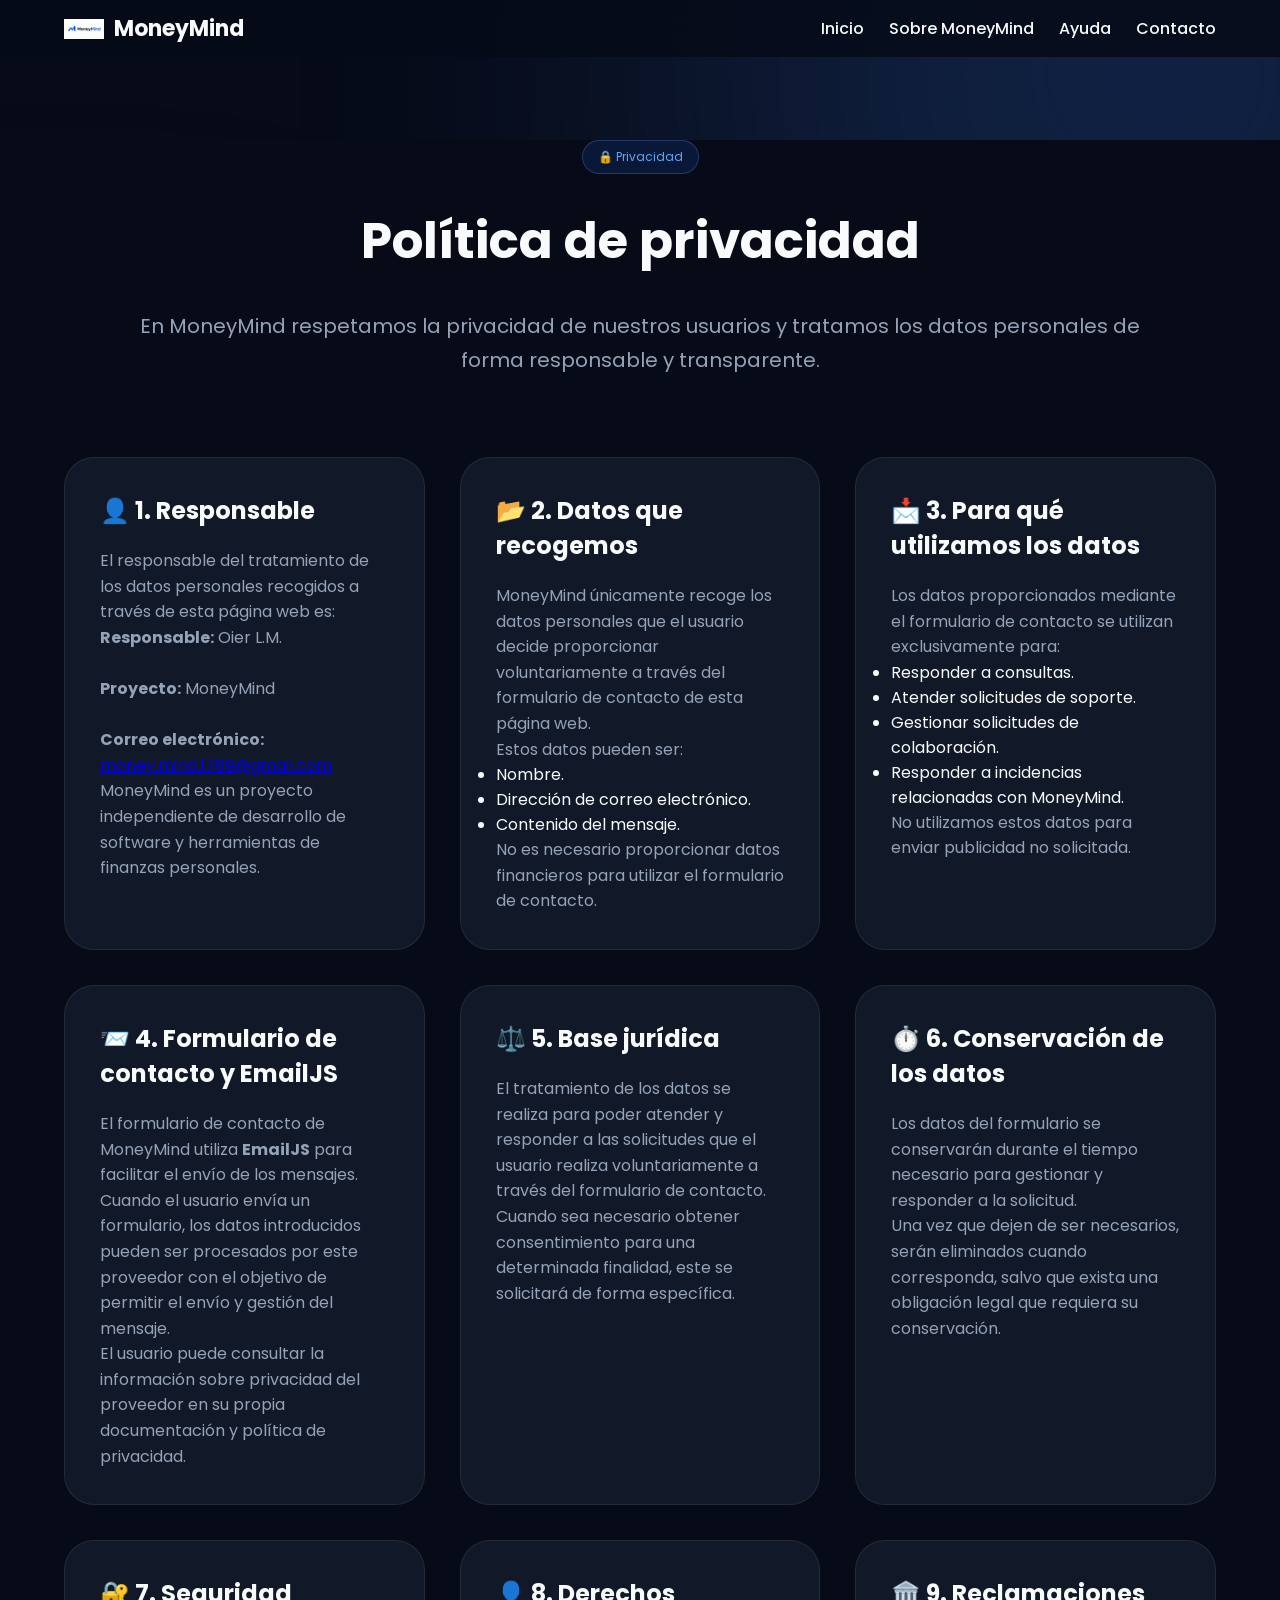
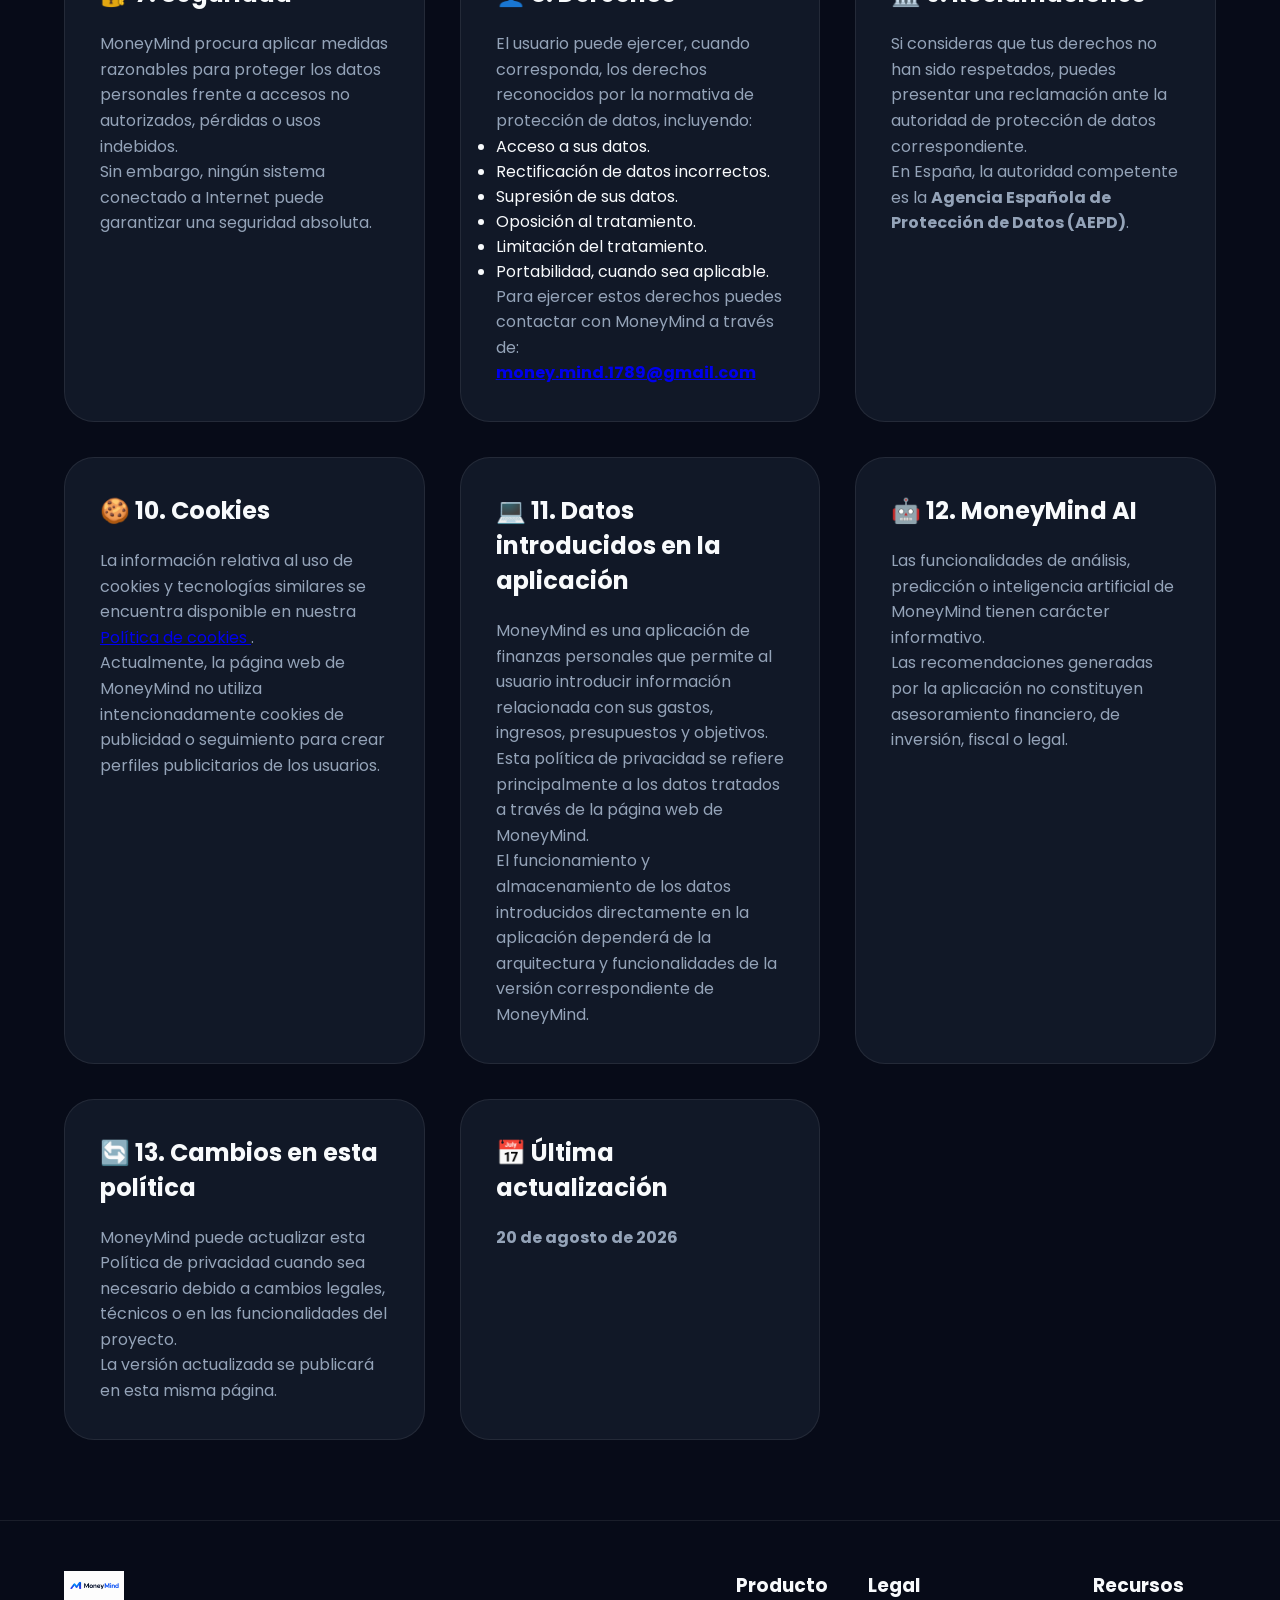
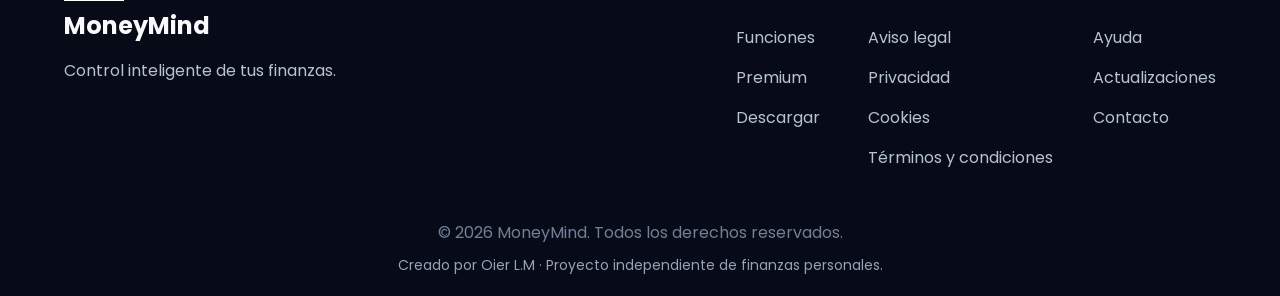
<file: privacidad.html>
<!DOCTYPE html>
<html lang="es">

<head>

<meta charset="UTF-8">

<meta name="viewport" content="width=device-width, initial-scale=1.0">

<title>MoneyMind | Política de privacidad</title>

<meta
    name="description"
    content="Política de privacidad de MoneyMind. Información sobre el tratamiento de los datos personales."
>

<link rel="stylesheet" href="style.css">

<link rel="preconnect" href="https://fonts.googleapis.com">
<link rel="preconnect" href="https://fonts.gstatic.com" crossorigin>

<link
    href="https://fonts.googleapis.com/css2?family=Poppins:wght@300;400;500;600;700;800&display=swap"
    rel="stylesheet"
>

</head>


<body>


<header>

<nav class="navbar">

<div class="logo">

<img
    src="assets/logo.png"
    alt="Logo MoneyMind"
>

<span>
MoneyMind
</span>

</div>


<ul>

<li>
<a href="index.html">
Inicio
</a>
</li>

<li>
<a href="sobre.html">
Sobre MoneyMind
</a>
</li>

<li>
<a href="ayuda.html">
Ayuda
</a>
</li>

<li>
<a href="contacto.html">
Contacto
</a>
</li>

</ul>

</nav>

</header>



<main>


<section class="sobre reveal">


<span class="etiqueta">
🔒 Privacidad
</span>


<h1>
Política de privacidad
</h1>


<p>
En MoneyMind respetamos la privacidad de nuestros usuarios
y tratamos los datos personales de forma responsable y transparente.
</p>


</section>




<section class="sobre-bloques reveal">


<div class="sobre-card">

<h2>
👤 1. Responsable
</h2>

<p>

El responsable del tratamiento de los datos personales
recogidos a través de esta página web es:

</p>

<p>

<strong>Responsable:</strong> Oier L.M.

<br><br>

<strong>Proyecto:</strong> MoneyMind

<br><br>

<strong>Correo electrónico:</strong>

<a href="mailto:money.mind.1789@gmail.com">
money.mind.1789@gmail.com
</a>

</p>

<p>

MoneyMind es un proyecto independiente de desarrollo
de software y herramientas de finanzas personales.

</p>

</div>



<div class="sobre-card">

<h2>
📂 2. Datos que recogemos
</h2>

<p>

MoneyMind únicamente recoge los datos personales que el
usuario decide proporcionar voluntariamente a través del
formulario de contacto de esta página web.

</p>

<p>

Estos datos pueden ser:

</p>

<ul>

<li>Nombre.</li>

<li>Dirección de correo electrónico.</li>

<li>Contenido del mensaje.</li>

</ul>

<p>

No es necesario proporcionar datos financieros para utilizar
el formulario de contacto.

</p>

</div>



<div class="sobre-card">

<h2>
📩 3. Para qué utilizamos los datos
</h2>

<p>

Los datos proporcionados mediante el formulario de contacto
se utilizan exclusivamente para:

</p>

<ul>

<li>Responder a consultas.</li>

<li>Atender solicitudes de soporte.</li>

<li>Gestionar solicitudes de colaboración.</li>

<li>Responder a incidencias relacionadas con MoneyMind.</li>

</ul>

<p>

No utilizamos estos datos para enviar publicidad no solicitada.

</p>

</div>



<div class="sobre-card">

<h2>
📨 4. Formulario de contacto y EmailJS
</h2>

<p>

El formulario de contacto de MoneyMind utiliza
<strong>EmailJS</strong> para facilitar el envío de los
mensajes.

</p>

<p>

Cuando el usuario envía un formulario, los datos introducidos
pueden ser procesados por este proveedor con el objetivo de
permitir el envío y gestión del mensaje.

</p>

<p>

El usuario puede consultar la información sobre privacidad
del proveedor en su propia documentación y política de privacidad.

</p>

</div>



<div class="sobre-card">

<h2>
⚖️ 5. Base jurídica
</h2>

<p>

El tratamiento de los datos se realiza para poder atender
y responder a las solicitudes que el usuario realiza
voluntariamente a través del formulario de contacto.

</p>

<p>

Cuando sea necesario obtener consentimiento para una
determinada finalidad, este se solicitará de forma
específica.

</p>

</div>



<div class="sobre-card">

<h2>
⏱️ 6. Conservación de los datos
</h2>

<p>

Los datos del formulario se conservarán durante el tiempo
necesario para gestionar y responder a la solicitud.

</p>

<p>

Una vez que dejen de ser necesarios, serán eliminados
cuando corresponda, salvo que exista una obligación legal
que requiera su conservación.

</p>

</div>



<div class="sobre-card">

<h2>
🔐 7. Seguridad
</h2>

<p>

MoneyMind procura aplicar medidas razonables para proteger
los datos personales frente a accesos no autorizados,
pérdidas o usos indebidos.

</p>

<p>

Sin embargo, ningún sistema conectado a Internet puede
garantizar una seguridad absoluta.

</p>

</div>



<div class="sobre-card">

<h2>
👤 8. Derechos
</h2>

<p>

El usuario puede ejercer, cuando corresponda, los derechos
reconocidos por la normativa de protección de datos, incluyendo:

</p>

<ul>

<li>Acceso a sus datos.</li>

<li>Rectificación de datos incorrectos.</li>

<li>Supresión de sus datos.</li>

<li>Oposición al tratamiento.</li>

<li>Limitación del tratamiento.</li>

<li>Portabilidad, cuando sea aplicable.</li>

</ul>

<p>

Para ejercer estos derechos puedes contactar con MoneyMind
a través de:

</p>

<p>

<a href="mailto:money.mind.1789@gmail.com">

<strong>
money.mind.1789@gmail.com
</strong>

</a>

</p>

</div>



<div class="sobre-card">

<h2>
🏛️ 9. Reclamaciones
</h2>

<p>

Si consideras que tus derechos no han sido respetados,
puedes presentar una reclamación ante la autoridad de
protección de datos correspondiente.

</p>

<p>

En España, la autoridad competente es la
<strong>Agencia Española de Protección de Datos (AEPD)</strong>.

</p>

</div>



<div class="sobre-card">

<h2>
🍪 10. Cookies
</h2>

<p>

La información relativa al uso de cookies y tecnologías
similares se encuentra disponible en nuestra
<a href="cookies.html">
Política de cookies
</a>.

</p>

<p>

Actualmente, la página web de MoneyMind no utiliza
intencionadamente cookies de publicidad o seguimiento
para crear perfiles publicitarios de los usuarios.

</p>

</div>



<div class="sobre-card">

<h2>
💻 11. Datos introducidos en la aplicación
</h2>

<p>

MoneyMind es una aplicación de finanzas personales que
permite al usuario introducir información relacionada con
sus gastos, ingresos, presupuestos y objetivos.

</p>

<p>

Esta política de privacidad se refiere principalmente a
los datos tratados a través de la página web de MoneyMind.

</p>

<p>

El funcionamiento y almacenamiento de los datos introducidos
directamente en la aplicación dependerá de la arquitectura
y funcionalidades de la versión correspondiente de MoneyMind.

</p>

</div>



<div class="sobre-card">

<h2>
🤖 12. MoneyMind AI
</h2>

<p>

Las funcionalidades de análisis, predicción o inteligencia
artificial de MoneyMind tienen carácter informativo.

</p>

<p>

Las recomendaciones generadas por la aplicación no constituyen
asesoramiento financiero, de inversión, fiscal o legal.

</p>

</div>



<div class="sobre-card">

<h2>
🔄 13. Cambios en esta política
</h2>

<p>

MoneyMind puede actualizar esta Política de privacidad cuando
sea necesario debido a cambios legales, técnicos o en las
funcionalidades del proyecto.

</p>

<p>

La versión actualizada se publicará en esta misma página.

</p>

</div>



<div class="sobre-card">

<h2>
📅 Última actualización
</h2>

<p>

<strong>
20 de agosto de 2026
</strong>

</p>

</div>


</section>


</main>



<footer class="footer">


<div class="footer-contenido">


<div class="footer-logo">

<img
    src="assets/logo.png"
    alt="Logo MoneyMind"
>

<h2>
MoneyMind
</h2>

<p>
Control inteligente de tus finanzas.
</p>

</div>



<div class="footer-links">


<div>

<h3>
Producto
</h3>

<a href="index.html#funciones">
Funciones
</a>

<a href="index.html#premium">
Premium
</a>

<a href="descargar.html">
Descargar
</a>

</div>



<div>

<h3>
Legal
</h3>

<a href="aviso-legal.html">
Aviso legal
</a>

<a href="privacidad.html">
Privacidad
</a>

<a href="cookies.html">
Cookies
</a>

<a href="terminos.html">
Términos y condiciones
</a>

</div>



<div>

<h3>
Recursos
</h3>

<a href="ayuda.html">
Ayuda
</a>

<a href="actualizaciones.html">
Actualizaciones
</a>

<a href="contacto.html">
Contacto
</a>

</div>


</div>

</div>



<div class="footer-final">

<p>
© 2026 MoneyMind. Todos los derechos reservados.
</p>

<p class="creador">
Creado por Oier L.M · Proyecto independiente de finanzas personales.
</p>

</div>


</footer>



<script src="script.js"></script>


</body>

</html>
</file>
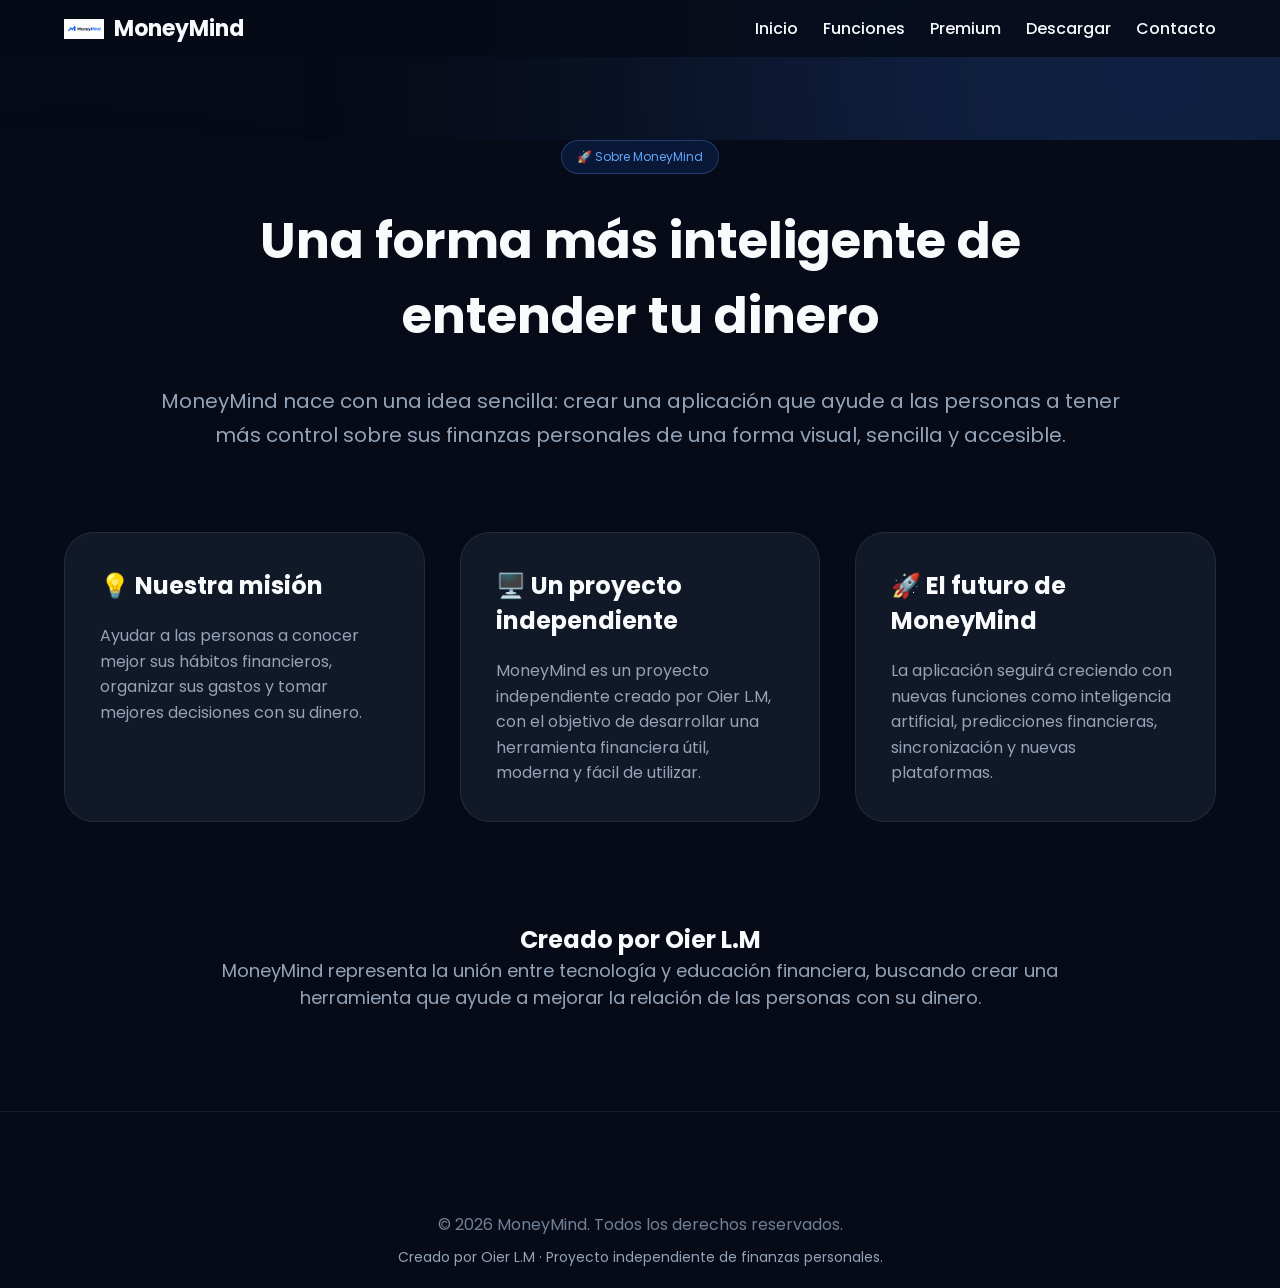
<file: sobre.html>
<!DOCTYPE html>
<html lang="es">

<head>

<meta charset="UTF-8">

<meta name="viewport" content="width=device-width, initial-scale=1.0">


<title>
Sobre MoneyMind | Nuestra historia
</title>


<meta name="description" content="Conoce MoneyMind, una aplicación de finanzas personales creada para ayudar a las personas a controlar sus gastos, ahorrar y mejorar sus hábitos financieros.">


<link rel="stylesheet" href="style.css">


<link rel="preconnect" href="https://fonts.googleapis.com">

<link rel="preconnect" href="https://fonts.gstatic.com" crossorigin>


<link href="https://fonts.googleapis.com/css2?family=Poppins:wght@300;400;500;600;700;800&display=swap" rel="stylesheet">


</head>


<body>


<header>

<nav class="navbar">


<div class="logo">

<img src="assets/logo.png" alt="Logo MoneyMind">

<span>
MoneyMind
</span>

</div>



<ul>

<li>
<a href="index.html">
Inicio
</a>
</li>


<li>
<a href="index.html#funciones">
Funciones
</a>
</li>


<li>
<a href="index.html#premium">
Premium
</a>
</li>


<li>
<a href="descargar.html">
Descargar
</a>
</li>


<li>
<a href="contacto.html">
Contacto
</a>
</li>


</ul>


</nav>

</header>




<main>



<section class="sobre reveal">


<span class="etiqueta">

🚀 Sobre MoneyMind

</span>



<h1>

Una forma más inteligente de entender tu dinero

</h1>



<p>

MoneyMind nace con una idea sencilla:
crear una aplicación que ayude a las personas a tener
más control sobre sus finanzas personales de una forma
visual, sencilla y accesible.

</p>



</section>





<section class="sobre-bloques reveal">



<div class="sobre-card">


<h2>

💡 Nuestra misión

</h2>


<p>

Ayudar a las personas a conocer mejor sus hábitos financieros,
organizar sus gastos y tomar mejores decisiones con su dinero.

</p>


</div>





<div class="sobre-card">


<h2>

🖥️ Un proyecto independiente

</h2>


<p>

MoneyMind es un proyecto independiente creado por Oier L.M,
con el objetivo de desarrollar una herramienta financiera
útil, moderna y fácil de utilizar.

</p>


</div>





<div class="sobre-card">


<h2>

🚀 El futuro de MoneyMind

</h2>


<p>

La aplicación seguirá creciendo con nuevas funciones como
inteligencia artificial, predicciones financieras,
sincronización y nuevas plataformas.

</p>


</div>



</section>





<section class="creador-seccion reveal">


<h2>

Creado por Oier L.M

</h2>


<p>

MoneyMind representa la unión entre tecnología y educación financiera,
buscando crear una herramienta que ayude a mejorar la relación
de las personas con su dinero.

</p>


</section>




</main>






<footer class="footer">


<div class="footer-final">


<p>

© 2026 MoneyMind. Todos los derechos reservados.

</p>


<p class="creador">

Creado por Oier L.M · Proyecto independiente de finanzas personales.

</p>


</div>


</footer>





<script src="script.js"></script>


</body>

</html>
</file>
<file: style.css>
/* ================================================= */

/* RESET GLOBAL */

/* ================================================= */



*{

    margin:0;

    padding:0;

    box-sizing:border-box;

}





:root{



    --bg:#070B18;



    --bg-card:#111827;



    --bg-card-light:#162235;



    --primary:#2563EB;



    --primary-light:#3B82F6;



    --success:#10B981;



    --gold:#F59E0B;



    --text:#F8FAFC;



    --text-soft:#94A3B8;



    --border:rgba(255,255,255,.08);



}





html{



    scroll-behavior:smooth;



    scroll-padding-top:100px;



    background:#070B18;



}





body{



    font-family:'Poppins',sans-serif;



    background:#070B18 !important;



    color:#F8FAFC;



    overflow-x:hidden;



    min-height:100vh;



}









/* ================================================= */

/* FONDO FINTECH PREMIUM */

/* ================================================= */





body::before{



    content:"";



    position:fixed;



    width:950px;



    height:950px;



    top:-400px;



    right:-350px;





    background:#3B82F6;



    opacity:.20;



    filter:blur(180px);



    border-radius:50%;



    z-index:-2;



}









body::after{



    content:"";



    position:fixed;



    width:850px;



    height:850px;



    bottom:-400px;



    left:-350px;





    background:#10B981;



    opacity:.12;



    filter:blur(180px);



    border-radius:50%;



    z-index:-2;



}











/* ================================================= */

/* NAVBAR */

/* ================================================= */





header{



    position:fixed;



    top:0;



    width:100%;



    z-index:999;



    backdrop-filter:blur(20px);



    background:rgba(7,11,24,.75);



}











.navbar{



    width:90%;



    max-width:1300px;



    margin:auto;



    display:flex;



    justify-content:space-between;



    align-items:center;



    padding:20px 0;



}











.logo{



    display:flex;



    align-items:center;



    gap:15px;



    font-size:28px;



    font-weight:700;



}











.logo img{



    width:55px;



}











.navbar ul{



    display:flex;



    gap:40px;



    list-style:none;



}











.navbar a{



    color:var(--text);



    text-decoration:none;



    font-weight:500;



    transition:.3s;



}











.navbar a:hover{



    color:#60A5FA;



}











.menu-icon{



    display:none;



    font-size:32px;



    cursor:pointer;



}













/* ================================================= */

/* HERO */

/* ================================================= */





.hero{



    min-height:100vh;



    width:90%;



    max-width:1300px;



    margin:auto;



    display:grid;



    grid-template-columns:1fr 1fr;



    align-items:center;



    gap:70px;



}











.etiqueta{



    display:inline-block;



    background:rgba(37,99,235,.15);



    color:#60A5FA;



    padding:10px 20px;



    border-radius:40px;



    font-size:14px;



    border:1px solid rgba(96,165,250,.25);



}











.hero-texto h1{



    font-size:70px;



    line-height:1.1;



    margin:30px 0;



    font-weight:800;



}











.hero-texto p{



    color:var(--text-soft);



    font-size:20px;



    line-height:1.8;



    max-width:600px;



}











.hero-imagen{



    text-align:center;



}











.hero-imagen img{



    width:100%;



    max-width:560px;



    animation:flotar 5s infinite ease-in-out;





    filter:



    drop-shadow(0 30px 70px rgba(37,99,235,.45));



}







/* ================================================= */

/* BOTONES PREMIUM */

/* ================================================= */





.botones{



    display:flex;



    gap:20px;



    margin-top:45px;



    flex-wrap:wrap;



}









.btn{



    position:relative;



    padding:16px 35px;



    border-radius:16px;



    text-decoration:none;



    font-weight:600;



    overflow:hidden;



    transition:.35s;



}











.btn-azul{



    background:linear-gradient(

    135deg,

    #2563EB,

    #3B82F6

    );



    color:white;



    box-shadow:

    0 15px 35px rgba(37,99,235,.35);



}











.btn-azul:hover{



    transform:translateY(-6px) scale(1.03);



    box-shadow:

    0 20px 45px rgba(37,99,235,.55);



}











.btn-blanco{



    background:white;



    color:#070B18;



}











.btn-blanco:hover{



    transform:translateY(-6px);



}











.btn-dorado{



    background:linear-gradient(

    135deg,

    #F59E0B,

    #FBBF24

    );



    color:#111;



    box-shadow:

    0 15px 35px rgba(245,158,11,.35);



}











.btn-dorado:hover{



    transform:translateY(-6px);



}











/* ================================================= */

/* ANIMACIÓN HERO */

/* ================================================= */





@keyframes flotar{



0%{



transform:translateY(0);



}





50%{



transform:translateY(-20px);



}





100%{



transform:translateY(0);



}



}











/* ================================================= */

/* ESTADÍSTICAS */

/* ================================================= */





.estadisticas{



    width:90%;



    max-width:1300px;



    margin:120px auto;



}











.stats-box{



    display:grid;



    grid-template-columns:repeat(4,1fr);



    gap:25px;



}











.stat{





    background:

    rgba(17,24,39,.75);





    backdrop-filter:blur(15px);





    border:1px solid var(--border);





    padding:35px 20px;





    border-radius:28px;





    text-align:center;





    transition:.4s;



}











.stat:hover{



    transform:translateY(-12px);



    border-color:#2563EB;



    box-shadow:

    0 25px 60px rgba(37,99,235,.25);



}











.stat h2{



    font-size:45px;



    color:#60A5FA;



}











.stat p{



    margin-top:10px;



    color:var(--text-soft);



}











/* ================================================= */

/* FUNCIONES */

/* ================================================= */





.funciones{





    width:90%;





    max-width:1300px;





    margin:150px auto;





    text-align:center;





}











.funciones h2{





    font-size:50px;





    line-height:1.2;





}











.subtitulo{





    margin:25px auto 70px;





    color:var(--text-soft);





    font-size:18px;





}











.grid{





    display:grid;





    grid-template-columns:repeat(auto-fit,minmax(280px,1fr));





    gap:30px;





}











/* TARJETAS FINTECH */





.card{





    position:relative;





    background:



    rgba(17,24,39,.75);





    backdrop-filter:blur(15px);





    padding:40px;





    border-radius:28px;





    border:1px solid var(--border);





    overflow:hidden;





    transition:.45s;





}











.card:hover{





    transform:



    translateY(-15px)



    rotateX(5deg)



    rotateY(-5deg);





    border-color:#2563EB;





    box-shadow:



    0 30px 70px rgba(37,99,235,.3);





}











.card::before{





    content:"";





    position:absolute;





    inset:0;





    background:



    linear-gradient(



    120deg,



    transparent,



    rgba(255,255,255,.12),



    transparent



    );





    transform:translateX(-100%);





    transition:.6s;





}











.card:hover::before{





    transform:translateX(100%);





}











.icono{





    font-size:50px;





    margin-bottom:25px;





}











.card h3{





    font-size:24px;





    margin-bottom:15px;





}











.card p{





    color:var(--text-soft);





    line-height:1.7;





}













/* ================================================= */

/* ANIMACIONES SCROLL */

/* ================================================= */





.reveal{





    opacity:0;





    transform:translateY(60px);





    transition:1s;





}













.reveal.active{





    opacity:1;





    transform:translateY(0);





}















.reveal-left{





    opacity:0;





    transform:translateX(-80px);





    transition:1s;





}











.reveal-left.active{





    opacity:1;





    transform:translateX(0);





}















.reveal-right{





    opacity:0;





    transform:translateX(80px);





    transition:1s;





}















.reveal-right.active{





    opacity:1;





    transform:translateX(0);





}







/* ================================================= */

/* MONEYMIND AI */

/* ================================================= */







.ia{





    width:90%;





    max-width:1300px;





    margin:150px auto;





    display:grid;





    grid-template-columns:1fr 400px;





    gap:70px;





    align-items:center;





}















.ia-contenido h2{





    font-size:50px;





    margin:30px 0;





}















.ia-contenido p{





    color:#b7c3d0;





    font-size:19px;





    line-height:1.8;





}















.ia-lista{





    margin-top:35px;





    display:flex;





    flex-direction:column;





    gap:18px;





}











.ia-lista div{





    background:#111d30;





    padding:18px 25px;





    border-radius:15px;





    border:1px solid rgba(255,255,255,.05);





    transition:.3s;





}











.ia-lista div:hover{





    transform:translateX(10px);





    border-color:#2563eb;





}

















.ia-card{





    background:





    linear-gradient(



    145deg,



    #16263d,



    #0b1525



    );





    border-radius:30px;





    padding:45px 30px;





    text-align:center;





    box-shadow:



    0 30px 80px rgba(0,0,0,.35);





    border:1px solid rgba(255,255,255,.08);





}















.ai-circle{





    width:100px;





    height:100px;





    margin:auto;





    display:flex;





    align-items:center;





    justify-content:center;





    font-size:50px;





    border-radius:50%;





    background:#2563eb;





    margin-bottom:25px;





}















.ia-card h3{





    font-size:28px;





    margin-bottom:20px;





}











.ia-card p{





    color:#b7c3d0;





    line-height:1.7;





}



















/* ================================================= */

/* PREMIUM */

/* ================================================= */











.premium{





    width:90%;





    max-width:1300px;





    margin:160px auto;





    padding:90px;





    border-radius:40px;





    text-align:center;





    color:#111;





    background:





    linear-gradient(



    135deg,



    #facc15,



    #eab308



    );





    box-shadow:



    0 40px 90px rgba(234,179,8,.25);





}















.premium h2{





    font-size:55px;





}















.premium p{





    font-size:20px;





    max-width:800px;





    margin:30px auto;





    line-height:1.7;





}















.premium-tag{





    background:#111827;





    color:#facc15;





}















.premium-funciones{





    display:flex;





    justify-content:center;





    gap:20px;





    flex-wrap:wrap;





    margin:40px 0;





}















.premium-funciones div{





    background:rgba(255,255,255,.35);





    padding:15px 25px;





    border-radius:30px;





    font-weight:600;





}



















/* ================================================= */

/* DESCARGA */

/* ================================================= */











.descarga{





    text-align:center;





    width:90%;





    max-width:1000px;





    margin:150px auto;





}











.descarga h2{





    font-size:55px;





}











.descarga p{





    color:#b7c3d0;





    font-size:20px;





    margin:30px 0 50px;





}

















/* ================================================= */

/* FOOTER */

/* ================================================= */











.footer{





    border-top:





    1px solid rgba(255,255,255,.08);





    padding:70px 5% 30px;





}















.footer-contenido{





    max-width:1300px;





    margin:auto;





    display:flex;





    justify-content:space-between;





    gap:50px;





}















.footer-logo img{





    width:60px;





}















.footer-logo p{





    color:#b7c3d0;





    margin-top:15px;





}















.footer-links{





    display:flex;





    gap:80px;





}











.footer-links div{





    display:flex;





    flex-direction:column;





    gap:15px;





}











.footer-links h3{





    margin-bottom:10px;





}











.footer-links a{





    color:#b7c3d0;





    text-decoration:none;





    transition:.3s;





}











.footer-links a:hover{





    color:white;





}















.footer-final{





    text-align:center;





    color:#718096;





    margin-top:50px;





}





/* ================================================= */

/* RESPONSIVE */

/* ================================================= */







@media(max-width:1100px){







    .hero{





        grid-template-columns:1fr;





        text-align:center;





        padding-top:150px;





    }











    .hero-texto p{





        margin:auto;





    }











    .hero-imagen{





        margin-top:40px;





    }













    .ia{





        grid-template-columns:1fr;





        text-align:center;





    }











    .ia-lista{





        text-align:left;





    }











    .stats-box{





        grid-template-columns:repeat(2,1fr);





    }











    .premium{





        padding:60px 30px;





    }











}



















@media(max-width:850px){











    .navbar{





        width:85%;





    }











    .menu-icon{





        display:block;





    }













    .navbar ul{





        position:absolute;





        top:80px;





        left:0;





        width:100%;





        background:#06101d;





        flex-direction:column;





        align-items:center;





        padding:30px;





        gap:25px;





        display:none;





    }













    .navbar ul.active{





        display:flex;





    }











    .hero-texto h1{





        font-size:48px;





    }













    .funciones h2,





    .ia-contenido h2,





    .premium h2,





    .descarga h2{





        font-size:38px;





    }











    .footer-contenido{





        flex-direction:column;





        text-align:center;





    }











    .footer-links{





        justify-content:center;





    }









}



















@media(max-width:600px){











    .hero{





        width:85%;





    }











    .hero-texto h1{





        font-size:38px;





    }











    .hero-texto p{





        font-size:16px;





    }











    .botones{





        justify-content:center;





    }











    .btn{





        width:100%;





    }











    .stats-box{





        grid-template-columns:1fr;





    }











    .premium{





        width:85%;





        border-radius:25px;





    }











    .footer-links{





        flex-direction:column;





        gap:40px;





    }











    .ia-card{





        padding:35px 20px;





    }











}







/* ================================================= */

/* CONTACTO */

/* ================================================= */





.contacto{





    width:90%;



    max-width:1200px;



    margin:170px auto 100px;





    display:grid;



    grid-template-columns:1fr 400px;





    gap:70px;





    align-items:center;





}











.contacto-contenido h1{





    font-size:55px;





    margin:30px 0;





}











.contacto-contenido p{





    color:#b7c3d0;





    font-size:19px;





    line-height:1.8;





    margin-bottom:40px;





}















.formulario{





    display:flex;





    flex-direction:column;





    gap:20px;





}















.formulario input,





.formulario textarea{





    width:100%;





    padding:18px 20px;





    border-radius:15px;





    border:1px solid rgba(255,255,255,.1);





    background:#111d30;





    color:white;





    font-family:'Poppins',sans-serif;





    font-size:16px;





    outline:none;





    transition:.3s;





}















.formulario textarea{





    height:160px;





    resize:none;





}















.formulario input:focus,





.formulario textarea:focus{





    border-color:#2563eb;





    box-shadow:0 0 20px rgba(37,99,235,.25);





}















.contacto-info{





    background:#111d30;





    padding:45px 35px;





    border-radius:30px;





    border:1px solid rgba(255,255,255,.08);





    box-shadow:0 30px 70px rgba(0,0,0,.25);





}















.contacto-info h2{





    font-size:35px;





    margin-bottom:20px;





}











.contacto-info p{





    color:#b7c3d0;





    margin-bottom:30px;





}















.contacto-info div{





    margin-top:20px;





    padding:15px;





    background:#16263d;





    border-radius:15px;





}











@media(max-width:900px){







    .contacto{





        grid-template-columns:1fr;





    }







    .contacto-contenido h1{





        font-size:40px;





    }





}









/* ================================================= */

/* PAGINA DESCARGA */

/* ================================================= */







.descarga-pagina{





    width:90%;





    max-width:1200px;





    margin:170px auto 100px;





    text-align:center;





}















.descarga-pagina h1{





    font-size:60px;





    margin:35px 0;





    line-height:1.2;





}















.descarga-pagina p{





    color:#b7c3d0;





    font-size:20px;





    max-width:800px;





    margin:0 auto 40px;





    line-height:1.8;





}















.descarga-card{





    margin:75px auto;





    max-width:500px;





    background:#111d30;





    padding:50px 40px;





    border-radius:35px;





    border:1px solid rgba(255,255,255,.08);





    box-shadow:0 30px 70px rgba(0,0,0,.3);





    transition:.4s;





}















.descarga-card:hover{





    transform:translateY(-10px);





    border-color:#2563eb;





    box-shadow:0 40px 90px rgba(37,99,235,.25);





}















.descarga-card img{





    width:90px;





    margin-bottom:25px;





}















.descarga-card h2{





    font-size:32px;





    margin-bottom:20px;





}















.descarga-card p{





    font-size:16px;





    margin:10px auto;





}















.descarga-card .btn{





    display:inline-block;





    margin-top:30px;





}

















/* ================================================= */

/* PROXIMAMENTE */

/* ================================================= */











.proximamente{





    margin-top:80px;





    display:flex;





    justify-content:center;





    gap:20px;





    flex-wrap:wrap;





}











.proximamente h2{





    width:100%;





    font-size:40px;





    margin-bottom:20px;





}















.proximamente div{





    background:#111d30;





    padding:20px 30px;





    border-radius:20px;





    border:1px solid rgba(255,255,255,.06);





    color:#b7c3d0;





    transition:.3s;





}















.proximamente div:hover{





    color:white;





    transform:translateY(-5px);





    border-color:#2563eb;





}















@media(max-width:700px){







    .descarga-pagina h1{





        font-size:40px;





    }







    .descarga-card{





        padding:40px 20px;





    }





}











/* ================================================= */

/* NUEVAS SECCIONES MONEYMIND 1.0 */

/* ================================================= */





/* CONFIANZA HERO */





.confianza{



    display:flex;



    gap:25px;



    margin-top:35px;



    flex-wrap:wrap;



    color:#94a3b8;



    font-size:14px;



}







.confianza div{



    background:rgba(255,255,255,.05);



    padding:10px 18px;



    border-radius:30px;



    border:1px solid rgba(255,255,255,.08);



}











/* ================================================= */

/* COMO FUNCIONA */

/* ================================================= */







.como-funciona{



    width:90%;



    max-width:1300px;



    margin:160px auto;



    text-align:center;



}











.como-funciona h2{



    font-size:50px;



    margin-bottom:20px;



}











.pasos{





    display:grid;



    grid-template-columns:repeat(3,1fr);



    gap:30px;



    margin-top:70px;





}











.paso{





    background:#111d30;



    padding:45px 30px;



    border-radius:30px;



    border:1px solid rgba(255,255,255,.08);



    transition:.4s;





}











.paso:hover{





    transform:translateY(-12px);



    border-color:#2563eb;



    box-shadow:0 30px 70px rgba(37,99,235,.25);





}











.paso span{





    display:flex;



    width:70px;



    height:70px;



    margin:auto;



    align-items:center;



    justify-content:center;



    border-radius:50%;



    background:#2563eb;



    font-size:30px;



    font-weight:700;





}







.paso h3{



    margin:25px 0 15px;



    font-size:24px;



}







.paso p{



    color:#b7c3d0;



    line-height:1.7;



}











/* ================================================= */

/* SEGURIDAD */

/* ================================================= */







.seguridad{





    width:90%;



    max-width:1300px;



    margin:120px auto;



    padding:70px;



    background:#101d30;



    border-radius:40px;



    display:flex;



    justify-content:space-between;



    align-items:center;



    gap:50px;



    border:1px solid rgba(255,255,255,.08);





}











.seguridad h2{





    font-size:40px;





}











.seguridad p{





    color:#b7c3d0;



    max-width:600px;



    margin-top:20px;



    line-height:1.8;





}











.seguridad-box{





    display:flex;



    flex-direction:column;



    gap:20px;





}











.seguridad-box div{





    background:#16263d;



    padding:20px 35px;



    border-radius:20px;



}











/* ================================================= */

/* DESCARGA MEJORADA */

/* ================================================= */







.descarga-info{





    display:grid;



    grid-template-columns:repeat(3,1fr);



    gap:25px;



    margin:60px 0;





}











.descarga-info div{





    background:#111d30;



    padding:35px;



    border-radius:25px;



    border:1px solid rgba(255,255,255,.08);



}











.descarga-info h3{





    margin:15px 0;





}







.descarga-info p{





    margin:0;



    font-size:15px;





}











/* ================================================= */

/* TESTIMONIOS */

/* ================================================= */







.testimonios{





    width:90%;



    max-width:1300px;



    margin:150px auto;



    text-align:center;





}











.testimonios h2{





    font-size:50px;



    margin-bottom:60px;





}











.testimonios-grid{





    display:grid;



    grid-template-columns:repeat(3,1fr);



    gap:30px;





}











.testimonio{





    background:#111d30;



    padding:40px;



    border-radius:30px;



    border:1px solid rgba(255,255,255,.08);



    transition:.4s;





}











.testimonio:hover{





    transform:translateY(-10px);



    border-color:#2563eb;





}









.testimonio p{





    color:#b7c3d0;



    margin:25px 0;



    line-height:1.7;





}











.testimonio h4{





    color:#60a5fa;





}











/* ================================================= */

/* MEJORAS RESPONSIVE */

/* ================================================= */







@media(max-width:900px){





.pasos{





    grid-template-columns:1fr;



}







.seguridad{





    flex-direction:column;



    padding:40px 25px;



}







.descarga-info{





    grid-template-columns:1fr;



}







.testimonios-grid{





    grid-template-columns:1fr;



}





}









.volver-arriba{



position:fixed;



right:30px;



bottom:30px;



width:50px;



height:50px;



border-radius:50%;



border:none;



background:#2563eb;



color:white;



font-size:25px;



cursor:pointer;



opacity:0;



pointer-events:none;



transition:.3s;



z-index:999;





}





.volver-arriba.mostrar{



opacity:1;



pointer-events:auto;



}





.volver-arriba:hover{



transform:translateY(-5px);



background:#1d4ed8;



}













body{

    background:#070B18 !important;

    color:white !important;

}



header{

    background:rgba(7,11,24,.9) !important;

}



.card,

.stat,

.paso,

.testimonio,

.descarga-info div{

    background:#111827 !important;

}







/* ================================================= */

/* FIX FONDO MONEYMIND */

/* ================================================= */





html,

body{



    background:#070B18 !important;



    color:#F8FAFC !important;



}





header{



    background:rgba(7,11,24,.85) !important;



}





.hero,

.funciones,

.estadisticas,

.ia,

.como-funciona,

.seguridad,

.descarga,

.testimonios,

.footer{



    background:transparent !important;



}





.card,

.stat,

.paso,

.testimonio,

.descarga-info div,

.descarga-card,

.contacto-info,

.ia-lista div{



    background:#111827 !important;



    color:white !important;



}









main{



    background:transparent;



}





section{



    background:transparent;



}









.logo-hero{



    width:380px;

    height:380px;



    margin:auto;



    border-radius:40px;



    background:

    linear-gradient(

    145deg,

    #111827,

    #162235

    );



    border:1px solid rgba(255,255,255,.08);



    display:flex;



    flex-direction:column;



    justify-content:center;



    align-items:center;



    box-shadow:

    0 40px 100px rgba(37,99,235,.35);



    animation:flotar 5s infinite ease-in-out;



}







/* ===================================== */

/* LOGO PEQUEÑO DESCARGA Y CONTACTO */

/* ===================================== */



.logo-hero{

    width:180px;

    height:180px;

    border-radius:25px;

}





.logo-hero img{

    width:60px;

    margin-bottom:15px;

}





.logo-hero h2{

    font-size:22px;

}





.logo-hero p{

    font-size:13px;

}





/* Logos tarjetas descarga/contacto */



.descarga-card img,

.contacto-info img{

    width:45px !important;

    max-width:45px !important;

}





.descarga-card{

    padding:35px 25px;

}





.contacto-info{

    padding:30px 25px;

}







/* ================================================= */

/* AJUSTE TAMAÑO GENERAL MONEYMIND */

/* ================================================= */



.navbar{
    padding:12px 0;
}



.logo{

    font-size:22px;

    gap:10px;

}



.logo img{

    width:40px;

}



.navbar ul{

    gap:25px;

}





/* HERO MÁS COMPACTO */



.hero{

    gap:40px;

}



.etiqueta{

    padding:7px 15px;

    font-size:12px;

}



.hero-texto h1{

    font-size:48px;

    margin:20px 0;

}



.hero-texto p{

    font-size:17px;

    line-height:1.6;

}



.hero-imagen img{

    max-width:400px;

}





/* BOTONES */



.botones{

    margin-top:30px;

    gap:15px;

}



.btn{

    padding:12px 25px;

    border-radius:12px;

}





/* ESTADÍSTICAS */



.estadisticas{

    margin:80px auto;

}



.stats-box{

    gap:18px;

}



.stat{

    padding:25px 15px;

    border-radius:20px;

}



.stat h2{

    font-size:35px;

}





/* SECCIONES */



.funciones,

.ia,

.descarga,

.testimonios,

.como-funciona{

    margin:90px auto;

}





.funciones h2,

.ia-contenido h2,

.premium h2,

.descarga h2,

.testimonios h2{

    font-size:38px;

}





/* TARJETAS */



.card,

.stat,

.paso,

.testimonio,

.descarga-info div{

    border-radius:20px;

}





.card{

    padding:25px;

}





.icono{

    font-size:35px;

}





.card h3{

    font-size:20px;

}





/* IA */



.ia{

    gap:40px;

}



.ia-contenido p{

    font-size:16px;

}





.ia-card{

    padding:30px 20px;

    border-radius:25px;

}





.ai-circle{

    width:80px;

    height:80px;

    font-size:35px;

}





/* PREMIUM */



.premium{

    margin:100px auto;

    padding:50px 30px;

    border-radius:30px;

}





.premium p{

    font-size:17px;

}





/* CONTACTO */



.contacto{

    margin:120px auto 70px;

    gap:40px;

}





.contacto-contenido h1{

    font-size:42px;

}





/* DESCARGA */



.descarga-pagina{

    margin:120px auto 70px;

}





.descarga-pagina h1{

    font-size:45px;

}





.descarga-pagina p{

    font-size:17px;

}





.descarga-card{

    margin:50px auto;

    padding:35px 25px;

    border-radius:25px;

}





.descarga-card img{

    width:60px;

}





/* LOGO HERO */



.logo-hero{

    width:280px;

    height:280px;

    border-radius:30px;

}





.logo-hero img{

    width:90px;

}





.logo-hero h2{

    font-size:28px;

}





/* FOOTER */



.footer{

    padding:50px 5% 20px;

}





.footer-links{

    gap:40px;

}







/* MÓVIL */



@media(max-width:850px){



    .hero-texto h1{

        font-size:38px;

    }





    .funciones h2,

    .ia-contenido h2,

    .premium h2,

    .descarga h2{

        font-size:32px;

    }



}





@media(max-width:600px){



    .hero-texto h1{

        font-size:32px;

    }





    .logo-hero{

        width:220px;

        height:220px;

    }





    .logo-hero img{

        width:70px;

    }



}



/* ===================================== */
/* AJUSTE DESCARGA Y CONTACTO */
/* ===================================== */


/* Página descarga */

.descarga-pagina{
    margin-top:130px;
}


.descarga-pagina h1{
    font-size:45px;
}


.descarga-pagina p{
    font-size:17px;
}


.descarga-card{

    max-width:420px;

    padding:35px 25px;

    border-radius:25px;

}


.descarga-card img{

    width:55px;

}


.descarga-card h2{

    font-size:26px;

}



/* Página contacto */

.contacto{

    margin-top:130px;

    gap:40px;

}


.contacto-contenido h1{

    font-size:45px;

}


.contacto-contenido p{

    font-size:17px;

}


.contacto-info{

    padding:30px 25px;

    border-radius:25px;

}


.contacto-info h2{

    font-size:28px;

}


.contacto-info div{

    padding:12px;

}



/* Logo pequeño de contacto/descarga */

.contacto-info img,
.descarga-card img{

    width:50px !important;

}



/* ===================================== */
/* REDUCIR DESCARGA + CONTACTO */
/* ===================================== */


/* DESCARGA */

.descarga-pagina{
    width:85%;
    max-width:900px;
    margin:100px auto 50px;
}


.descarga-pagina h1{
    font-size:36px;
    margin:20px 0;
}


.descarga-pagina p{
    font-size:15px;
    line-height:1.5;
    max-width:600px;
}


.descarga-card{

    max-width:320px;

    padding:25px 20px;

    margin:40px auto;

    border-radius:20px;

}


.descarga-card img{

    width:45px !important;

    margin-bottom:15px;

}


.descarga-card h2{

    font-size:22px;

    margin-bottom:10px;

}


.descarga-card p{

    font-size:14px;

}



/* CONTACTO */


.contacto{

    width:85%;

    max-width:900px;

    margin:100px auto 50px;

    grid-template-columns:1fr 300px;

    gap:35px;

}


.contacto-contenido h1{

    font-size:36px;

}


.contacto-contenido p{

    font-size:15px;

}


.contacto-info{

    padding:25px 20px;

    border-radius:20px;

}


.contacto-info h2{

    font-size:24px;

}


.contacto-info div{

    padding:10px;

    font-size:14px;

}


/* BOTONES DENTRO DE ESAS PÁGINAS */

.descarga-pagina .btn,
.contacto .btn{

    padding:10px 22px;

    font-size:14px;

}



/* =============================== */
/* DESCARGA PEQUEÑA */
/* =============================== */

.descarga-pagina{
    max-width:850px;
    margin:120px auto 60px;
    text-align:center;
}


.descarga-pagina h1{
    font-size:40px;
    margin:20px 0;
}


.descarga-pagina p{
    font-size:16px;
    max-width:650px;
    margin:auto;
}


.descarga-card{

    width:320px;

    padding:30px 20px;

    margin:50px auto;

    border-radius:25px;

}


.descarga-card img{

    width:55px;

    margin-bottom:15px;

}


.descarga-card h2{

    font-size:24px;

}


.descarga-card .btn{

    padding:12px 25px;

    font-size:14px;

}


.proximamente h2{

    font-size:32px;

}


.proximamente div{

    padding:15px 25px;

    font-size:14px;

}



/* ================================= */
/* CAPTURAS APLICACIÓN */
/* ================================= */


.capturas{

    width:90%;
    max-width:1300px;
    margin:150px auto;
    text-align:center;

}


.capturas h2{

    font-size:50px;
    margin-bottom:20px;

}



.capturas-grid{

    display:grid;

    grid-template-columns:repeat(3,1fr);

    gap:35px;

    margin-top:70px;

}



/* TARJETAS NORMALES */

.captura{

    background:#111827;

    padding:25px;

    border-radius:30px;

    border:1px solid rgba(255,255,255,.08);

    transition:.4s;

}



.captura:hover{

    transform:translateY(-10px);

    border-color:#2563eb;

    box-shadow:
    0 30px 70px rgba(37,99,235,.25);

}




.captura img{

    width:100%;

    border-radius:20px;

    border:1px solid rgba(255,255,255,.1);

}




.captura h3{

    margin-top:25px;

    font-size:24px;

}




.captura p{

    color:#94a3b8;

    margin-top:10px;

}





/* ================================= */
/* CAPTURAS PREMIUM */
/* ================================= */


.premium-captura{

    background:
    linear-gradient(
        145deg,
        #facc15,
        #eab308
    );

    color:#111827;

    border:none;

    box-shadow:
    0 25px 60px rgba(234,179,8,.35);

}



.premium-captura img{

    border-color:rgba(0,0,0,.15);

}



.premium-captura h3{

    color:#111827;

}



.premium-captura:hover{

    transform:
    translateY(-15px)
    scale(1.03);


    box-shadow:
    0 35px 80px rgba(234,179,8,.45);

}



/* RESPONSIVE */

@media(max-width:900px){

    .capturas-grid{

        grid-template-columns:1fr;

    }


    .capturas h2{

        font-size:38px;

    }

}




/* ================================= */
/* AVISO DESCARGA */
/* ================================= */

.aviso-descarga{

    margin-top:25px;
    font-size:15px;
    color:#94a3b8;
    line-height:1.6;
    max-width:500px;
    margin-left:auto;
    margin-right:auto;

}




/* ================================= */
/* CREADOR */
/* ================================= */

.creador{

    margin-top:10px;
    font-size:14px;
    color:#94a3b8;

}




/* ================================= */
/* SOBRE MONEYMIND */
/* ================================= */


.sobre{

    width:90%;
    max-width:1000px;
    margin:140px auto 80px;
    text-align:center;

}


.sobre h1{

    font-size:50px;
    margin:30px 0;

}


.sobre p{

    color:#94a3b8;
    font-size:20px;
    line-height:1.7;

}



.sobre-bloques{

    width:90%;
    max-width:1200px;
    margin:80px auto;

    display:grid;
    grid-template-columns:repeat(3,1fr);
    gap:35px;

}



.sobre-card{

    background:#111827;
    padding:35px;
    border-radius:30px;
    border:1px solid rgba(255,255,255,.08);

}



.sobre-card h2{

    margin-bottom:20px;

}



.sobre-card p{

    color:#94a3b8;
    line-height:1.6;

}



.creador-seccion{

    width:90%;
    max-width:900px;
    margin:100px auto;
    text-align:center;

}


.creador-seccion p{

    color:#94a3b8;
    font-size:18px;

}



@media(max-width:900px){

    .sobre-bloques{

        grid-template-columns:1fr;

    }


    .sobre h1{

        font-size:36px;

    }

}



/* ================================= */
/* FAQ */
/* ================================= */


.faq{

    width:90%;
    max-width:1100px;
    margin:120px auto;
    text-align:center;

}



.faq h2{

    font-size:50px;
    margin-bottom:20px;

}



.faq-container{

    margin-top:60px;
    display:flex;
    flex-direction:column;
    gap:25px;

}



.faq-item{

    background:#111827;
    padding:30px;
    border-radius:25px;
    text-align:left;
    border:1px solid rgba(255,255,255,.08);
    transition:.3s;

}



.faq-item:hover{

    transform:translateY(-5px);
    border-color:#2563eb;

}



.faq-item h3{

    font-size:22px;
    margin-bottom:15px;

}



.faq-item p{

    color:#94a3b8;
    line-height:1.7;

}



@media(max-width:900px){

    .faq h2{

        font-size:36px;

    }

}
</file>
